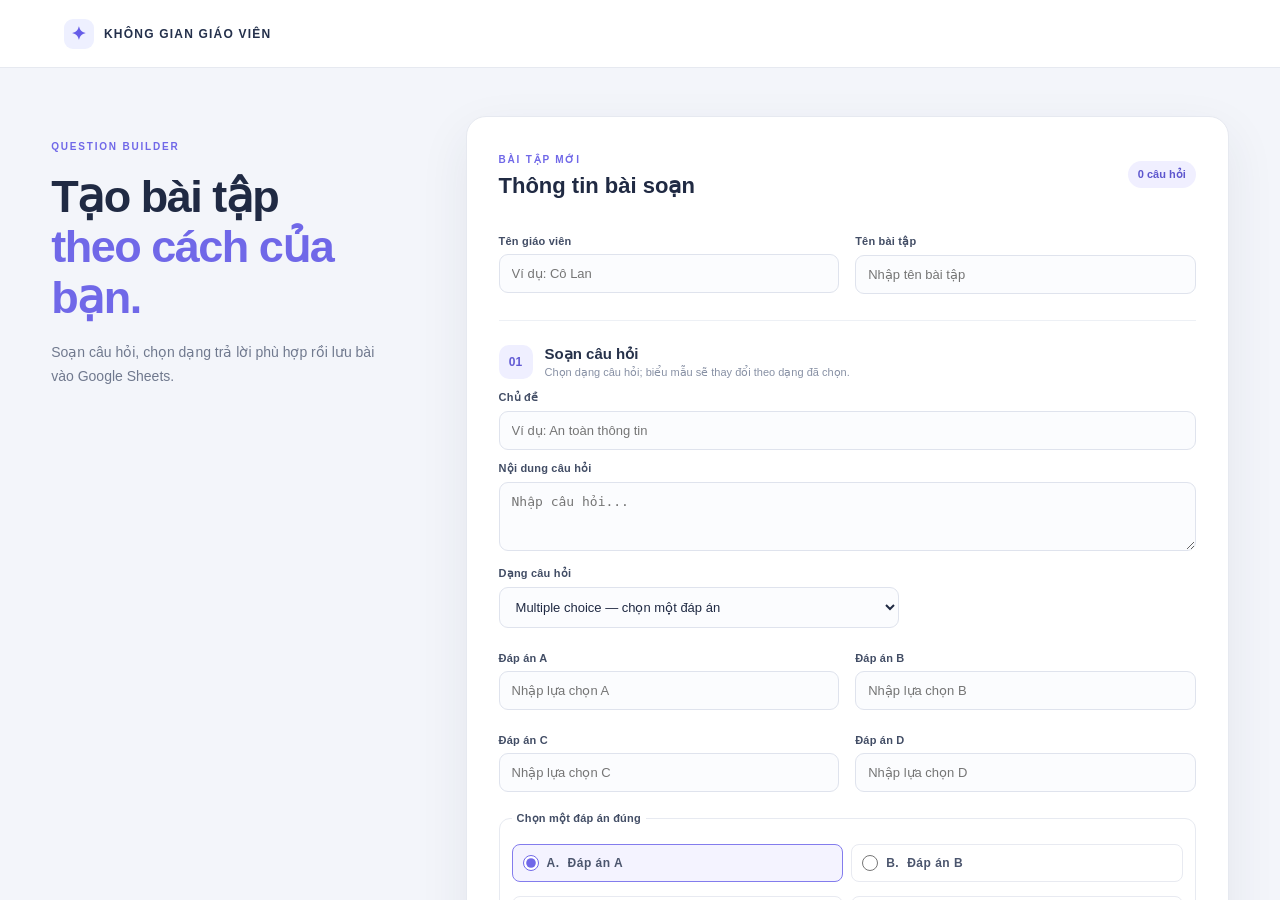
<file: teacher/index.html>
<!DOCTYPE html>
<html lang="vi">

<head>
  <meta charset="UTF-8">
  <meta name="viewport" content="width=device-width, initial-scale=1.0">
  <title>KHÔNG GIAN GIÁO VIÊN - SOẠN BÀI TẬP</title>
  <link rel="stylesheet" href="styles.css">
</head>

<body>
  <div id="app" data-lives="0"></div>
  <svg class="icon-definitions" aria-hidden="true" focusable="false">
    <symbol id="heart-icon" viewBox="0 0 24 24">
      <path fill="currentColor" d="M12 21.35 10.55 20.03C5.4 15.36 2 12.28 2 8.5 2 5.42 4.42 3 7.5 3c1.74 0 3.41.81 4.5 2.09A6 6 0 0 1 16.5 3C19.58 3 22 5.42 22 8.5c0 3.78-3.4 6.86-8.55 11.54L12 21.35Z" />
    </symbol>
  </svg>
  <!-- Nạp ngân hàng câu hỏi trước -->
  <script>
    /* =========================================================
   NGÂN HÀNG CÂU HỎI

   Đổi type để chọn dạng câu hỏi. Các dạng được hỗ trợ:
   multiple-choice, radio, visual-choice, fill-in-blank,
   multiple-select, matching, binary, process-order.
========================================================= */

const quiz = {
  id: "demo-001",
  title: "BÀI HỌC CHỦ ĐỀ 3 PHẦN 1",
  questions: [
    {
      type: "radio",
      category: "Dữ liệu – Thông tin – Kiến thức",
      text: "Câu 1. Tình huống nào sau đây thể hiện đúng quá trình từ dữ liệu → thông tin → kiến thức?",
      options: [
        "Nam nhìn thấy các số 28°C, 30°C, 32°C và cho rằng đây là kiến thức về thời tiết.",
        "Lan ghi lại nhiệt độ trong 3 ngày là 28°C, 30°C, 32°C. Sau khi sắp xếp và nhận thấy nhiệt độ tăng dần, Lan kết luận nhiệt độ đang có xu hướng tăng và quyết định mang theo nước khi ra ngoài.",
        "Minh nhìn thấy số 30°C và cho rằng mọi ngày trong tuần đều có nhiệt độ 30°C.",
        "An nhập các con số vào máy tính nhưng không xem xét hoặc phân tích chúng."
      ],
      correct: 1,
      explain: "Dữ liệu là những sự kiện, con số hoặc thông tin ban đầu chưa được xử lý. Thông tin là dữ liệu đã được tổ chức hoặc xử lý để trở nên có ý nghĩa. Kiến thức là sự hiểu biết được hình thành từ thông tin và có thể áp dụng vào thực tế."
    },
    {
      type: "radio",
      category: "Dữ liệu – Thông tin – Kiến thức khi dùng AI",
      text: "Câu 2. Khi sử dụng AI để tìm hiểu một chủ đề, tình huống nào sau đây thể hiện đúng việc sử dụng dữ liệu, thông tin và kiến thức?",
      options: [
        "Nam nhập câu hỏi vào AI và xem câu trả lời mà không cần quan tâm đến dữ liệu được cung cấp.",
        "Lan cung cấp cho AI dữ liệu về số giờ học của mình, yêu cầu AI phân tích và nhận được thông tin về thời gian học. Sau đó, Lan sử dụng thông tin này để điều chỉnh lịch học.",
        "Minh cho rằng mọi câu trả lời của AI đều là kiến thức chính xác.",
        "An chỉ sử dụng một câu trả lời của AI mà không kiểm tra hoặc suy nghĩ về kết quả."
      ],
      correct: 1,
      explain: "Dữ liệu là thông tin đầu vào được cung cấp cho AI. AI có thể xử lý dữ liệu để tạo ra thông tin hoặc kết quả đầu ra. Con người cần hiểu, đánh giá và áp dụng kết quả để hình thành kiến thức."
    },
    {
      type: "multiple-choice",
      category: "Đánh giá thông tin",
      text: "Câu 3. Khi đánh giá một thông tin trên Internet, yếu tố nào cần được xem xét để biết thông tin đó có đáng sử dụng hay không?",
      options: [
        "Chỉ cần xem thông tin có nhiều hình ảnh đẹp hay không.",
        "Chỉ cần xem thông tin có xuất hiện đầu tiên trong kết quả tìm kiếm hay không.",
        "Xem xét độ chính xác, độ tin cậy, tính hợp lệ và mức độ liên quan của thông tin.",
        "Chọn thông tin có nội dung dài nhất."
      ],
      correct: 2,
      explain: "Khi đánh giá thông tin cần xem xét độ chính xác, độ tin cậy, tính hợp lệ và mức độ liên quan để xác định chất lượng và mức độ phù hợp của thông tin."
    },
    {
      type: "radio",
      category: "Đánh giá kết quả đầu ra của AI",
      text: "Câu 4. AI đưa ra một câu trả lời về một sự kiện lịch sử. Em nên làm gì trước khi sử dụng câu trả lời đó?",
      options: [
        "Sử dụng ngay vì AI luôn đưa ra thông tin chính xác.",
        "Kiểm tra câu trả lời bằng các nguồn thông tin đáng tin cậy khác.",
        "Chọn câu trả lời vì nó được viết rất dài.",
        "Tin vào câu trả lời nếu AI sử dụng nhiều từ chuyên môn."
      ],
      correct: 1,
      explain: "Kết quả do AI tạo ra cần được đánh giá và kiểm tra trước khi sử dụng. AI có thể tạo ra thông tin không chính xác hoặc chưa đầy đủ, vì vậy cần đối chiếu với các nguồn đáng tin cậy."
    },
    {
      type: "radio",
      category: "Quan điểm",
      text: "Câu 5. Tình huống nào sau đây thể hiện một quan điểm?",
      options: [
        "Nước sôi ở nhiệt độ 100°C trong điều kiện áp suất khí quyển tiêu chuẩn.",
        "Trường học bắt đầu tiết học lúc 7 giờ sáng.",
        "Minh nói: “Theo em, học bằng máy tính thú vị hơn học bằng sách.”",
        "Một tuần có 7 ngày."
      ],
      correct: 2,
      explain: "Quan điểm là cách một người suy nghĩ, cảm nhận hoặc đánh giá về một vấn đề. Quan điểm có thể khác nhau giữa những người khác nhau."
    },
    {
      type: "radio",
      category: "Thiên kiến",
      text: "Câu 6. Theo em, tình huống nào sau đây thể hiện thiên kiến (Bias)?",
      options: [
        "Nam tìm hiểu về một chiếc điện thoại từ nhiều nguồn trước khi đưa ra nhận xét.",
        "Lan nhìn thấy một bạn học sinh mặc quần áo cũ và nghĩ: “Bạn ấy chắc học không giỏi.”",
        "Minh tìm hiểu hai sản phẩm, sau đó so sánh giá, tính năng và ưu điểm của từng sản phẩm.",
        "An đọc nhiều ý kiến khác nhau về một vấn đề và kiểm tra nguồn thông tin trước khi đưa ra kết luận."
      ],
      correct: 1,
      explain: "Thiên kiến (Bias) là xu hướng đưa ra nhận xét hoặc đánh giá theo một hướng nhất định dựa trên định kiến, sở thích hoặc giả định, thay vì xem xét thông tin một cách khách quan và đầy đủ."
    },
    {
      type: "radio",
      category: "Thiên kiến trong kết quả AI",
      text: "Câu 7. AI được yêu cầu mô tả một nghề nghiệp và trả lời: “Nghề này chỉ phù hợp với nam giới.” Em nên nhận xét như thế nào?",
      options: [
        "Đây chắc chắn là sự thật vì AI đã trả lời.",
        "Đây có thể là một biểu hiện của thiên kiến vì AI đưa ra nhận xét dựa trên giới tính.",
        "Đây là thông tin chính xác vì câu trả lời rất ngắn gọn.",
        "Không cần kiểm tra vì AI không thể có thiên kiến."
      ],
      correct: 1,
      explain: "Kết quả của AI có thể chứa thiên kiến. Nhận xét rằng một nghề chỉ phù hợp với nam giới dựa trên giới tính có thể là một dạng đánh giá thiên lệch."
    },
    {
      type: "radio",
      category: "Nguồn thông tin",
      text: "Câu 8. Nguồn thông tin là gì?",
      options: [
        "Nơi hoặc tài liệu cung cấp thông tin mà người sử dụng có thể tham khảo.",
        "Một chương trình chỉ dùng để chơi trò chơi.",
        "Một thiết bị chỉ dùng để lưu trữ hình ảnh.",
        "Một câu trả lời mà không cần biết thông tin đến từ đâu."
      ],
      correct: 0,
      explain: "Nguồn thông tin (Information Source) là nơi, người, tài liệu hoặc phương tiện cung cấp thông tin. Nguồn giúp người sử dụng đánh giá độ tin cậy và chất lượng của thông tin."
    },
    {
      type: "radio",
      category: "Giới hạn độ tuổi đối với nội dung kỹ thuật số",
      text: "Câu 9. Một trang web hiển thị nội dung dành cho người dùng từ 13 tuổi trở lên. Nếu một học sinh chưa đủ 13 tuổi muốn truy cập, em nên làm gì?",
      options: [
        "Khai sai tuổi để được truy cập.",
        "Sử dụng tài khoản của người khác.",
        "Tôn trọng giới hạn độ tuổi và hỏi cha mẹ, giáo viên hoặc người lớn đáng tin cậy khi cần.",
        "Chia sẻ đường dẫn cho các bạn nhỏ hơn để cùng truy cập."
      ],
      correct: 2,
      explain: "Một số nội dung và dịch vụ kỹ thuật số có giới hạn độ tuổi để phù hợp với người sử dụng. Người dùng cần tôn trọng yêu cầu về độ tuổi và không nên khai sai thông tin để vượt qua giới hạn."
    },
    {
      type: "radio",
      category: "So sánh kết quả AI với các nguồn thông tin khác",
      text: "Câu 10. AI cho Minh một câu trả lời về một chủ đề khoa học. Minh tìm thấy một thông tin khác trong sách giáo khoa nhưng hai thông tin không giống nhau. Minh nên làm gì?",
      options: [
        "Chọn câu trả lời của AI vì AI có công nghệ hiện đại.",
        "Chọn thông tin trong sách mà không cần kiểm tra.",
        "So sánh hai nguồn, kiểm tra nguồn gốc và tìm thêm nguồn đáng tin cậy để xác định thông tin phù hợp.",
        "Chọn câu trả lời dài hơn."
      ],
      correct: 2,
      explain: "Khi các nguồn thông tin đưa ra kết quả khác nhau, cần so sánh, kiểm tra nguồn gốc và bằng chứng, đồng thời có thể tìm thêm nguồn đáng tin cậy trước khi đưa ra kết luận."
    }
  ]
};
  </script>
  <!-- Nạp logic xử lý ứng dụng -->
  <script src="script.js"></script>

</body>

</html>
</file>
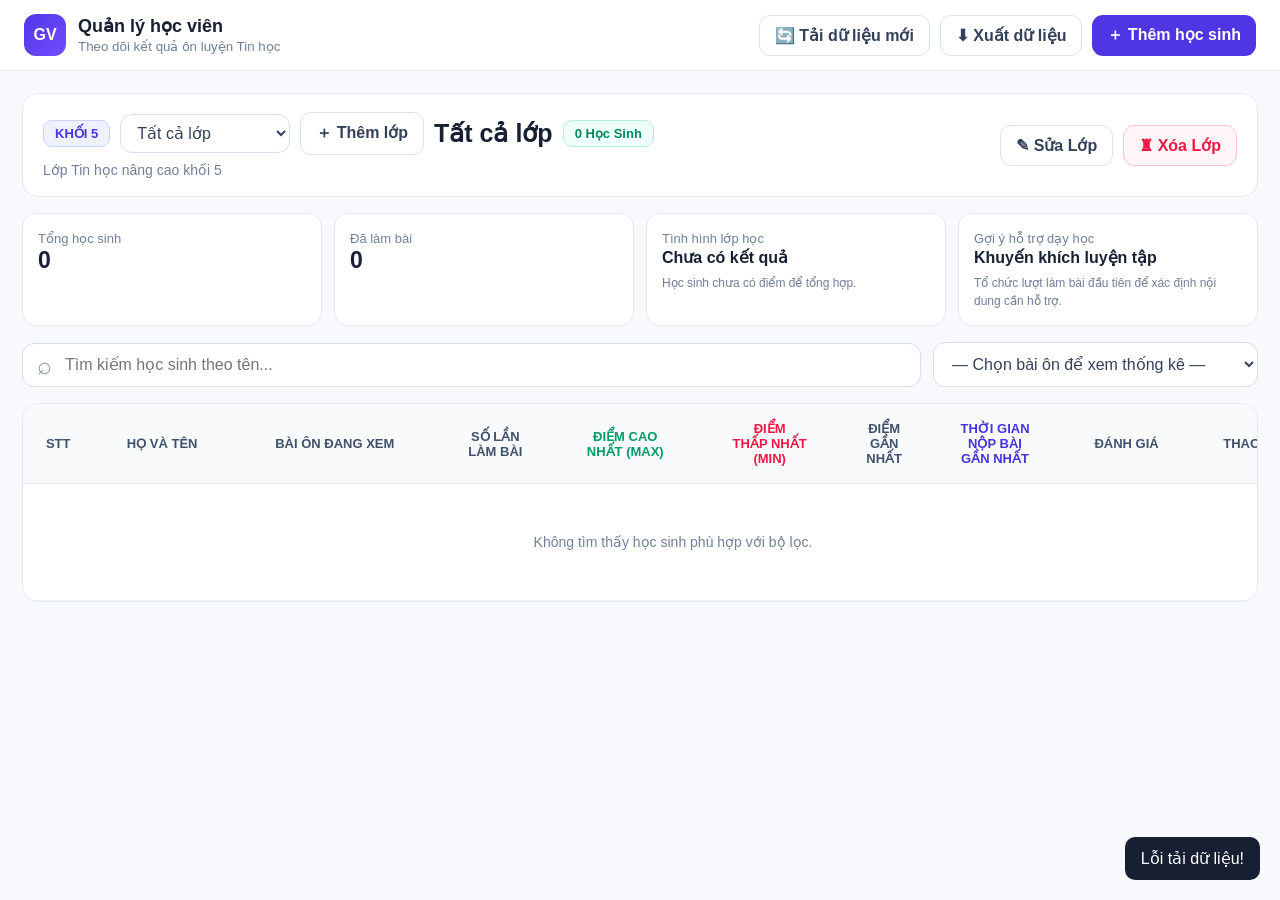
<file: preview.html>
<!DOCTYPE html>
<html lang="vi">
<head>
<meta charset="UTF-8">
<meta name="viewport" content="width=device-width, initial-scale=1.0">
<title>Quản lý học viên - Kết quả làm bài</title>
<style>
*{box-sizing:border-box}
:root{
  --primary:#4f36e5;--primary2:#6d4aff;--text:#172033;--muted:#71809a;
  --line:#e4e9f1;--bg:#f7f9fc;--green:#009b68;--red:#ef1745;
}
body{margin:0;font-family:Inter,Segoe UI,Arial,sans-serif;background:var(--bg);color:var(--text)}
button,input,select{font:inherit}
button{cursor:pointer}
.app{min-height:100vh}
.topbar{background:#fff;border-bottom:1px solid var(--line);padding:14px 24px;display:flex;align-items:center;justify-content:space-between;gap:16px;position:sticky;top:0;z-index:10}
.brand{display:flex;align-items:center;gap:12px}.logo{width:42px;height:42px;border-radius:12px;background:linear-gradient(135deg,#5038e8,#714dff);color:#fff;display:grid;place-items:center;font-weight:800}
.brand h1{font-size:18px;margin:0}.brand small{color:var(--muted)}
.actions{display:flex;gap:10px;flex-wrap:wrap}
.btn{border:0;border-radius:11px;padding:10px 15px;font-weight:700;background:#fff;color:#33405a}
.btn.primary{background:var(--primary);color:#fff}.btn.outline{border:1px solid #dce2ed}.btn.danger{border:1px solid #ffc5d0;color:var(--red);background:#fff5f7}
.container{max-width:1450px;margin:auto;padding:22px}
.class-head{background:#fff;border:1px solid var(--line);border-radius:16px;padding:18px 20px;margin-bottom:16px;display:flex;justify-content:space-between;align-items:center;gap:20px}
.title-row{display:flex;align-items:center;gap:10px;flex-wrap:wrap}.title-row h2{margin:0;font-size:25px}.title-row select{min-width:170px;padding:9px 30px 9px 12px}
.badge{padding:5px 11px;border-radius:9px;font-weight:700;font-size:13px}.grade{background:#eef1ff;color:#4435df;border:1px solid #cbd2ff}.count{background:#edfff8;color:#00885d;border:1px solid #b5efd9}
.sub{margin:7px 0 0;color:var(--muted);font-size:14px}
.stats{display:grid;grid-template-columns:repeat(4,1fr);gap:12px;margin-bottom:16px}
.stat{background:#fff;border:1px solid var(--line);border-radius:14px;padding:15px}.stat .n{font-size:23px;font-weight:800}.stat .n.insight{font-size:16px;line-height:1.4}.stat span{font-size:13px;color:var(--muted)}.stat .note{display:block;margin-top:6px;font-size:12px;line-height:1.45;color:var(--muted)}
.toolbar{display:flex;gap:12px;align-items:center;margin-bottom:16px;flex-wrap:wrap}
.search{flex:1;min-width:240px;position:relative}.search input{width:100%;padding:12px 15px 12px 42px;border:1px solid #d6deeb;border-radius:12px;outline:none;background:#fff}.search:before{content:"⌕";position:absolute;left:15px;top:8px;font-size:25px;color:#8a98ad;z-index:1}
select{padding:12px 35px 12px 14px;border:1px solid #d6deeb;border-radius:12px;background:#fff;color:#33405a;min-width:220px;outline:none}
.table-wrap{background:#fff;border:1px solid var(--line);border-radius:16px;overflow:auto}
table{width:100%;border-collapse:collapse;min-width:1300px}
thead th{background:#f8fafc;border-bottom:1px solid var(--line);padding:17px 12px;text-align:center;font-size:13px;color:#41516c}
tbody td{padding:17px 12px;border-bottom:1px solid #edf0f5;text-align:center;font-size:14px}
tbody tr:hover{background:#fbfcff}
td.name{text-align:left;font-weight:750;font-size:16px}.muted{color:#9aa7ba;font-style:italic}.green{color:var(--green);font-weight:800}.red{color:var(--red);font-weight:800}.purple{color:#4435df;font-weight:800}
.rating{display:inline-block;padding:6px 9px;border-radius:9px;font-size:12px;font-weight:750;line-height:1.4;min-width:120px}
.rating.good{background:#e9fbf3;color:#007a52}.rating.average{background:#fff7df;color:#8a6100}.rating.support{background:#fff0f2;color:#c32646}.rating.pending{background:#f1f4f8;color:#71809a}
.action{border:0;background:none;font-size:19px;margin:0 3px;padding:5px}.edit{color:#4d3cff}.view{color:#51627c}.del{color:#ff1748}
.empty{padding:50px;text-align:center;color:var(--muted)}
.modal{position:fixed;inset:0;background:rgba(15,24,45,.48);display:none;align-items:center;justify-content:center;padding:18px;z-index:20}.modal.show{display:flex}
.dialog{background:#fff;border-radius:18px;width:min(720px,100%);max-height:90vh;overflow:auto;box-shadow:0 25px 80px rgba(0,0,0,.2)}
.dialog-head{padding:18px 20px;border-bottom:1px solid var(--line);display:flex;justify-content:space-between;align-items:center}.dialog-head h3{margin:0}
.close{border:0;background:#f2f4f8;width:34px;height:34px;border-radius:50%;font-size:20px}
.form{padding:20px;display:grid;grid-template-columns:1fr 1fr;gap:14px}.field.full{grid-column:1/-1}.field label{display:block;font-size:13px;font-weight:700;margin-bottom:7px;color:#4b5a72}.field input,.field select{width:100%;min-width:0}
.dialog-foot{padding:15px 20px;border-top:1px solid var(--line);display:flex;justify-content:flex-end;gap:10px}
.detail{padding:20px}.profile{display:grid;grid-template-columns:repeat(4,1fr);gap:10px;margin-bottom:18px}.mini{padding:13px;border:1px solid var(--line);border-radius:12px;background:#fafbfe}.mini b{display:block;font-size:20px}.mini span{font-size:12px;color:var(--muted)}
.history{width:100%;border-collapse:collapse;min-width:0}.history th,.history td{padding:10px;border:1px solid var(--line);text-align:center}.history th{background:#f6f8fb;font-size:12px}
.toast{position:fixed;right:20px;bottom:20px;background:#172033;color:#fff;padding:12px 16px;border-radius:10px;display:none;z-index:50}.toast.show{display:block}
@media(max-width:800px){.topbar{align-items:flex-start;flex-direction:column}.class-head{align-items:flex-start;flex-direction:column}.stats{grid-template-columns:1fr 1fr}.form,.profile{grid-template-columns:1fr}.field.full{grid-column:auto}}
</style>
</head>
<body>
<div class="app">
<header class="topbar">
  <div class="brand"><div class="logo">GV</div><div><h1>Quản lý học viên</h1><small>Theo dõi kết quả ôn luyện Tin học</small></div></div>
  <div class="actions">
    <button class="btn outline" onclick="fetchFromCloud()">🔄 Tải dữ liệu mới</button>
    <button class="btn outline" onclick="exportData()">⬇ Xuất dữ liệu</button>
    <button class="btn primary" onclick="openStudentModal()">＋ Thêm học sinh</button>
  </div>
</header>

<main class="container">
  <section class="class-head">
    <div>
      <div class="title-row"><span class="badge grade">KHỐI 5</span><select id="classFilter" aria-label="Lọc theo lớp" onchange="render()"><option value="">Tất cả lớp</option></select><button class="btn outline" type="button" onclick="addClass()">＋ Thêm lớp</button><h2 id="classTitle">Lớp Năm 1</h2><span class="badge count" id="studentCount">0 Học Sinh</span></div>
      <p class="sub">Lớp Tin học nâng cao khối 5</p>
    </div>
    <div class="actions">
      <button class="btn outline" onclick="openClassModal()">✎ Sửa Lớp</button>
      <button class="btn danger" onclick="deleteClass()">♜ Xóa Lớp</button>
    </div>
  </section>

  <section class="stats">
    <div class="stat"><span>Tổng học sinh</span><div class="n" id="statStudents">0</div></div>
    <div class="stat"><span>Đã làm bài</span><div class="n" id="statDone">0</div></div>
    <div class="stat"><span>Tình hình lớp học</span><div class="n insight" id="statSituation">Chưa có kết quả</div><small class="note" id="statSituationDetail">Học sinh chưa có điểm để tổng hợp.</small></div>
    <div class="stat"><span>Gợi ý hỗ trợ dạy học</span><div class="n insight" id="statAdvice">Chưa có dữ liệu</div><small class="note" id="statAdviceDetail">Kết quả sẽ gợi ý cách hỗ trợ phù hợp cho lớp.</small></div>
  </section>

  <div class="toolbar">
    <div class="search"><input id="search" placeholder="Tìm kiếm học sinh theo tên..." oninput="render()"></div>
    <select id="examFilter" onchange="render()"><option value="">— Chọn bài ôn để xem thống kê —</option></select>
  </div>

  <div class="table-wrap">
    <table>
      <thead><tr>
        <th>STT</th><th>HỌ VÀ TÊN</th><th>BÀI ÔN ĐANG XEM</th><th>SỐ LẦN<br>LÀM BÀI</th>
        <th><span class="green">ĐIỂM CAO<br>NHẤT (MAX)</span></th><th><span class="red">ĐIỂM<br>THẤP NHẤT<br>(MIN)</span></th>
        <th>ĐIỂM<br>GẦN<br>NHẤT</th><th><span class="purple">THỜI GIAN<br>NỘP BÀI<br>GẦN NHẤT</span></th><th>ĐÁNH GIÁ</th><th>THAO TÁC</th>
      </tr></thead>
      <tbody id="studentTable"></tbody>
    </table>
  </div>
</main>
</div>

<div class="modal" id="studentModal">
 <div class="dialog">
  <div class="dialog-head"><h3 id="studentModalTitle">Thêm học sinh</h3><button class="close" onclick="closeModal('studentModal')">×</button></div>
  <div class="form">
   <div class="field"><label>Họ và tên</label><input id="fName" placeholder="Nguyễn Văn An"></div>
   <div class="field"><label>Giới tính</label><select id="fGender"><option>Nam</option><option>Nữ</option><option>Khác</option></select></div>
   <div class="field"><label>Lớp</label><input id="fClass" value="Lớp Năm 1"></div>
   <div class="field"><label>Khối</label><input id="fGrade" type="number" value="5"></div>
  </div>
  <div class="dialog-foot"><button class="btn outline" onclick="closeModal('studentModal')">Hủy</button><button class="btn primary" onclick="saveStudent()">Lưu học sinh</button></div>
 </div>
</div>

<div class="modal" id="classModal">
 <div class="dialog">
  <div class="dialog-head"><h3>Sửa thông tin lớp</h3><button class="close" onclick="closeModal('classModal')">×</button></div>
  <div class="form"><div class="field full"><label>Tên lớp</label><input id="classNameInput"></div><div class="field full"><label>Mô tả</label><input id="classDescInput"></div></div>
  <div class="dialog-foot"><button class="btn outline" onclick="closeModal('classModal')">Hủy</button><button class="btn primary" onclick="saveClass()">Lưu</button></div>
 </div>
</div>

<div class="modal" id="detailModal">
 <div class="dialog">
  <div class="dialog-head"><h3 id="detailTitle">Chi tiết học viên</h3><button class="close" onclick="closeModal('detailModal')">×</button></div>
  <div class="detail" id="detailBody"></div>
 </div>
</div>
<div class="toast" id="toast"></div>

<script>
// DÁN LINK GOOGLE WEB APP VÀO ĐÂY SAU KHI TẠO XONG
const SCRIPT_URL = "https://script.google.com/macros/s/AKfycbxzEgOwFhQxaXCZCvIR6BsHLyg3rUpTFu-ahjmkTXD97DoW1039ocw3Yep31lcC7WS-/exec";

const KEY='tinHocStudentData_v1';
const DELETED_KEY='tinHocDeletedStudents_v1';
const CLASSES_KEY='tinHocClasses_v1';
let deletedStudents=JSON.parse(localStorage.getItem(DELETED_KEY)||'[]');
let cloudClasses=[];
let editId=null;

const seed={
  version:'1.0',
  classInfo:{name:'Lớp Năm 1',grade:5,description:'Lớp Tin học nâng cao khối 5'},
  students:[]
};

let db=JSON.parse(localStorage.getItem(KEY)||'null')||seed;

function save(){localStorage.setItem(KEY,JSON.stringify(db));}
function studentKey(name,className){return JSON.stringify([String(name||'').trim().toLowerCase(),String(className||'').trim().toLowerCase()]);}
function esc(v){return String(v??'').replace(/[&<>"']/g,m=>({'&':'&amp;','<':'&lt;','>':'&gt;','"':'&quot;',"'":'&#039;'}[m]));}
function fmtDate(s){if(!s)return '-';const d=new Date(s);return isNaN(d)?s:d.toLocaleString('vi-VN',{hour:'2-digit',minute:'2-digit',day:'2-digit',month:'2-digit',year:'numeric'});}
function fmtScore(value){const score=Number(value);return Number.isFinite(score)?score.toFixed(1):'-';}
function examsOf(s){return s.exams||[]}
function allExamNames(){return [...new Set(db.students.flatMap(s=>examsOf(s).map(e=>e.examTitle)).filter(Boolean))]}
function allClassNames(){
  if(cloudClasses.length)return [...new Set(cloudClasses.filter(Boolean))];
  const savedClasses=JSON.parse(localStorage.getItem(CLASSES_KEY)||'[]');
  return [...new Set([db.classInfo.name,...savedClasses,...db.students.map(s=>s.className)].filter(Boolean))];
}
function normalizeHeader(value){
  return String(value||'').normalize('NFD').replace(/[\u0300-\u036f]/g,'').replace(/đ/g,'d').replace(/Đ/g,'D').toLowerCase().replace(/[^a-z0-9]/g,'');
}
function findSheetHeader(rows){
  const nameHeaders=new Set(['hovaten','hoten','tenhocsinh','hovatenhocsinh','tenhocvien','hocvien','hotenhocsinh','hocsinh','studentname']);
  for(let i=0;i<Math.min(rows?.length||0,10);i++){
    const row=Array.isArray(rows[i])?rows[i]:[];
    const indexes={};
    row.forEach((cell,index)=>{
      const key=normalizeHeader(cell);
      if(nameHeaders.has(key))indexes.name=index;
      if(['thoigiannop','thoigiannopbai','thoigian','ngaynop','timestamp'].includes(key))indexes.time=index;
      if(['lop','tenlop','class','classname'].includes(key))indexes.className=index;
      if(['gioitinh','gender'].includes(key))indexes.gender=index;
      if(['tenbaithi','tenbaion','tenbai','baithi','examtitle'].includes(key))indexes.exam=index;
      if(['diemso','diem','score'].includes(key))indexes.score=index;
      if(['socaudung','correctanswers'].includes(key))indexes.correct=index;
      if(['socausai','wronganswers'].includes(key))indexes.wrong=index;
    });
    if(indexes.name!==undefined)return {rowIndex:i,indexes};
  }
  return null;
}
function hasClassDataRows(rows){
  return Array.isArray(rows)&&rows.slice(1,11).some(row=>Array.isArray(row)&&row.length>=5&&String(row[1]||'').trim());
}
function isClassSheet(sheetName,rows){
  const normalizedName=normalizeHeader(sheetName);
  if(normalizedName.includes('tatcads')||normalizedName.includes('tatcadulieu'))return false;
  return Boolean(findSheetHeader(rows)||hasClassDataRows(rows));
}
function uniqueStudentsByName(students){
  const seen=new Set();
  return students.filter(s=>{
    const name=String(s.fullName||'').trim().toLowerCase();
    const className=String(s.className||'').trim().toLowerCase();
    const key=JSON.stringify([className,name]);
    if(!name||seen.has(key))return false;
    seen.add(key);
    return true;
  });
}

function statsFor(s,filter=''){
  const ex=examsOf(s).filter(e=>!filter||e.examTitle===filter);
  const attempts=ex.flatMap(e=>e.attempts||[]).sort((a,b)=>new Date(a.submittedAt)-new Date(b.submittedAt));
  if(!attempts.length)return {ex,attempts,count:0,max:null,min:null,latest:null,latestAt:null,latestExam:null};
  const scores=attempts.map(a=>Number(a.score)||0);
  const last=attempts[attempts.length-1];
  return {ex,attempts,count:attempts.length,max:Math.max(...scores),min:Math.min(...scores),latest:last.score,latestAt:last.submittedAt,latestExam:last.examTitle};
}

function evaluateStudent(stats){
  if(!stats.count)return {className:'pending',text:'Chưa làm bài'};

  const latest=Number(stats.latest)||0;
  const first=Number(stats.attempts[0].score)||0;
  const level=latest>=8?'Tốt':latest>=6?'Khá':latest>=5?'Đạt':'Cần hỗ trợ';
  let progress;
  if(stats.count===1) progress='1 lần làm';
  else if(latest>first) progress=`Tiến bộ · ${stats.count} lần`;
  else if(latest<first) progress=`Giảm điểm · ${stats.count} lần`;
  else progress=`Ổn định · ${stats.count} lần`;

  const className=latest>=6?'good':latest>=5?'average':'support';
  return {className,text:`${level}<br>${progress}`};
}

function render(){
  const q=document.getElementById('search').value.toLowerCase().trim();
  const examFilter=document.getElementById('examFilter').value;
  const classFilter=document.getElementById('classFilter').value;
  const normalizeClass=value=>String(value||'').trim().toLocaleLowerCase('vi');
  const rows=db.students.filter(s=>(!classFilter||normalizeClass(s.className)===normalizeClass(classFilter))&&String(s.fullName||'').toLowerCase().includes(q));
  const uniqueRows=uniqueStudentsByName(rows).sort((a,b)=>{
    const parts=name=>String(name||'').trim().split(/\s+/).filter(Boolean);
    const aParts=parts(a.fullName), bParts=parts(b.fullName);
    const aGiven=aParts.pop()||'', bGiven=bParts.pop()||'';
    const aSurname=aParts.shift()||'', bSurname=bParts.shift()||'';
    const aMiddle=aParts.join(' '), bMiddle=bParts.join(' ');
    return aGiven.localeCompare(bGiven,'vi') ||
      aMiddle.localeCompare(bMiddle,'vi') ||
      aSurname.localeCompare(bSurname,'vi');
  });
  document.getElementById('classTitle').textContent=classFilter||'Tất cả lớp';
  document.getElementById('studentCount').textContent=`${uniqueRows.length} Học Sinh`;
  document.getElementById('statStudents').textContent=uniqueRows.length;

  const tbody=document.getElementById('studentTable');
  const levels={good:0, fairly:0, pass:0, support:0};
  uniqueRows.forEach(s=>{
    const x=statsFor(s,examFilter);
    if(!x.count)return;
    const score=Number(x.latest)||0;
    if(score>=8)levels.good++;
    else if(score>=6)levels.fairly++;
    else if(score>=5)levels.pass++;
    else levels.support++;
  });
  const done=Object.values(levels).reduce((sum,count)=>sum+count,0);
  document.getElementById('statDone').textContent=done;

  const situation=document.getElementById('statSituation');
  const situationDetail=document.getElementById('statSituationDetail');
  const advice=document.getElementById('statAdvice');
  const adviceDetail=document.getElementById('statAdviceDetail');
  if(!done){
    situation.textContent='Chưa có kết quả';
    situationDetail.textContent='Học sinh chưa có điểm để tổng hợp.';
    advice.textContent='Khuyến khích luyện tập';
    adviceDetail.textContent='Tổ chức lượt làm bài đầu tiên để xác định nội dung cần hỗ trợ.';
  }else{
    const supportRate=levels.support/done;
    const strongRate=levels.good/done;
    situation.textContent=supportRate>=0.3?'Cần củng cố':strongRate>=0.6?'Tiến độ tốt':'Kết quả phân hóa';
    situationDetail.textContent=`Tốt ${levels.good} · Khá ${levels.fairly} · Đạt ${levels.pass} · Cần hỗ trợ ${levels.support}`;

    if(supportRate>=0.3){
      advice.textContent='Ôn tập nhóm nhỏ';
      adviceDetail.textContent=`Ưu tiên củng cố kiến thức nền cho ${levels.support} học sinh dưới 5 điểm; kiểm tra lại sau khi ôn.`;
    }else if(strongRate>=0.6){
      advice.textContent='Mở rộng thử thách';
      adviceDetail.textContent='Giao bài vận dụng cho nhóm đã vững, đồng thời duy trì hỗ trợ cho các em còn cần củng cố.';
    }else{
      advice.textContent='Dạy học phân hóa';
      adviceDetail.textContent=`Củng cố theo nhóm cho ${levels.support+levels.pass} em cần hỗ trợ/đạt; giao nhiệm vụ nâng cao cho nhóm khá, tốt.`;
    }
  }

  if(!uniqueRows.length){tbody.innerHTML='<tr><td colspan="10" class="empty">Không tìm thấy học sinh phù hợp với bộ lọc.</td></tr>';return}
  tbody.innerHTML=uniqueRows.map((s,i)=>{
    const x=statsFor(s,examFilter);
    const rating=evaluateStudent(x);
    return `<tr>
      <td>${i+1}</td><td class="name">${esc(s.fullName)}</td>
      <td>${esc(examFilter||x.latestExam||'–')}</td>
      <td>${x.count}</td><td class="green">${x.max===null?'–':fmtScore(x.max)}</td><td class="red">${x.min===null?'–':fmtScore(x.min)}</td>
      <td class="purple">${x.latest===null?'–':fmtScore(x.latest)}</td><td>${x.latestAt?fmtDate(x.latestAt):'–'}</td>
      <td><span class="rating ${rating.className}">${rating.text}</span></td>
      <td>
        <button class="action edit" title="Sửa" onclick="editStudent('${s.studentId}')">♢</button>
        <button class="action view" title="Xem chi tiết" onclick="viewStudent('${s.studentId}')">♧</button>
        <button class="action del" title="Xóa" onclick="deleteStudent('${s.studentId}')">♜</button>
      </td>
    </tr>`
  }).join('');
}

function renderFilter(){
  const el=document.getElementById('examFilter'), old=el.value;
  const names=allExamNames();
  el.innerHTML='<option value="">— Chọn bài ôn để xem thống kê —</option>'+names.map(x=>`<option value="${esc(x)}">${esc(x)}</option>`).join('');
  el.value=names.includes(old)?old:'';
}

function renderClassFilter(){
  const el=document.getElementById('classFilter'), old=el.value;
  const classes=allClassNames();
  el.innerHTML='<option value="">Tất cả lớp</option>'+classes.map(x=>`<option value="${esc(x)}">${esc(x)}</option>`).join('');
  el.value=classes.includes(old)?old:'';
}

function addClass(){
  const className=prompt('Nhập tên lớp mới:');
  if(!className||!className.trim())return;
  const name=className.trim();
  const classes=JSON.parse(localStorage.getItem(CLASSES_KEY)||'[]');
  if(classes.some(x=>x.trim().toLowerCase()===name.toLowerCase())){
    toast('Lớp này đã có trong danh sách');
    return;
  }
  classes.push(name);
  localStorage.setItem(CLASSES_KEY,JSON.stringify(classes));
  refresh();
  document.getElementById('classFilter').value=name;
  render();
  toast('Đã thêm lớp');
}

function refresh(){renderFilter();renderClassFilter();render()}

async function fetchFromCloud(){
  if(!SCRIPT_URL || SCRIPT_URL.includes("DÁN_LINK")) {
    toast("Chưa cấu hình URL Google Script!");
    return;
  }
  toast("Đang tải dữ liệu từ Cloud...");
  cloudClasses=[];
  try {
    const response=await fetch(SCRIPT_URL,{cache:'no-store'});
    const payload=await response.json();
    let records=[];

    // Google Apps Script trả danh sách tên sheet khi không truyền className.
    if(Array.isArray(payload) && (!payload.length || typeof payload[0]==='string')){
      const sheetNames=[...new Set(payload
        .filter(name=>typeof name==='string' && name.trim())
        .map(name=>name.trim()))];
      // Hiển thị mọi tên sheet, kể cả sheet chưa có dữ liệu/tiêu đề chuẩn.
      cloudClasses=sheetNames;
      const sheetResults=await Promise.all(sheetNames.map(async sheetName=>{
        try{
          const url=`${SCRIPT_URL}?className=${encodeURIComponent(sheetName)}`;
          const sheetResponse=await fetch(url,{cache:'no-store'});
          const sheetRows=await sheetResponse.json();
          if(!isClassSheet(sheetName,sheetRows))return null;
          const header=findSheetHeader(sheetRows)||{rowIndex:0,indexes:{}};
          return {sheetName,rows:sheetRows.slice(header.rowIndex+1),indexes:header.indexes};
        }catch(error){
          console.error(`Không thể tải sheet lớp ${sheetName}:`,error);
          return null;
        }
      }));

      const classSheets=sheetResults.filter(Boolean);
      records=classSheets.flatMap(sheet=>sheet.rows.map(row=>({row,fallbackClass:sheet.sheetName,indexes:sheet.indexes})));
    }else if(Array.isArray(payload)){
      // Tương thích với API cũ trả trực tiếp một bảng dữ liệu.
      const header=findSheetHeader(payload)|| (hasClassDataRows(payload)?{rowIndex:0,indexes:{}}:null);
      if(header)records=payload.slice(header.rowIndex+1).map(row=>({row,fallbackClass:'',indexes:header.indexes}));
    }

    // API cũ có thể trả dữ liệu gộp thay vì danh sách tên sheet.
    if(!cloudClasses.length){
      cloudClasses=[...new Set(records.map(({row,indexes={}})=>{
        const values=Array.isArray(row)?row:[];
        return indexes.className===undefined?values[2]:values[indexes.className];
      }).map(name=>String(name||'').trim()).filter(Boolean))];
    }

    let studentMap={};
    records.forEach(({row,fallbackClass,indexes={}},i)=>{
      const values=Array.isArray(row)?row:[];
      const value=(key,position)=>indexes[key]===undefined?values[position]:values[indexes[key]];
      const time=value('time',0), name=value('name',1), className=value('className',2);
      const gender=value('gender',3), examTitle=value('exam',4), score=value('score',5);
      const correct=value('correct',6), wrong=value('wrong',7);
      if(!String(name||'').trim())return;

      const studentClass=fallbackClass||className||'Lớp Năm 1';
      const normalizedKey=studentKey(name,studentClass);
      if(deletedStudents.includes(normalizedKey))return;
      if(!studentMap[normalizedKey]){
        studentMap[normalizedKey]={
          studentId:'HS'+String(i+1).padStart(4,'0'),
          fullName:name,
          className:studentClass,
          grade:5,
          gender:gender||'Nam',
          exams:[]
        };
      }

      let student=studentMap[normalizedKey];
      let exam=student.exams.find(item=>item.examTitle===examTitle);
      if(!exam){
        exam={examTitle:examTitle,attempts:[]};
        student.exams.push(exam);
      }
      exam.attempts.push({
        attemptNumber:exam.attempts.length+1,
        examTitle:examTitle,
        score:Number(score),
        correctAnswers:correct,
        wrongAnswers:wrong,
        submittedAt:time
      });
    });

    db.students=Object.values(studentMap);
    save();
    refresh();
    toast("Đã đồng bộ " + db.students.length + " học sinh!");
  }catch(err){
    console.error(err);
    toast("Lỗi tải dữ liệu!");
  }
}

function openStudentModal(id=null){
  editId=id;
  document.getElementById('studentModalTitle').textContent=id?'Sửa học sinh':'Thêm học sinh';
  if(id){const s=db.students.find(x=>x.studentId===id);fName.value=s.fullName;fGender.value=s.gender;fClass.value=s.className;fGrade.value=s.grade}
  else {fName.value='';fGender.value='Nam';fClass.value=db.classInfo.name;fGrade.value=db.classInfo.grade}
  document.getElementById('studentModal').classList.add('show');
}

function saveStudent(){
  const name=fName.value.trim(); if(!name){alert('Vui lòng nhập họ tên.');return}
  if(editId){const s=db.students.find(x=>x.studentId===editId);Object.assign(s,{fullName:name,gender:fGender.value,className:fClass.value.trim(),grade:Number(fGrade.value)||5})}
  else db.students.push({studentId:'HS'+String(Date.now()).slice(-6),fullName:name,className:fClass.value.trim()||db.classInfo.name,grade:Number(fGrade.value)||5,gender:fGender.value,exams:[]});
  save();closeModal('studentModal');refresh();toast(editId?'Đã cập nhật học sinh':'Đã thêm học sinh');
}

function editStudent(id){openStudentModal(id)}
function deleteStudent(id){
  const s=db.students.find(x=>x.studentId===id);if(!s)return;
  if(confirm(`Xóa học sinh "${s.fullName}" và toàn bộ kết quả của em khỏi Google Sheet?`)){
    const key=studentKey(s.fullName,s.className);
    if(!deletedStudents.includes(key)) deletedStudents.push(key);
    localStorage.setItem(DELETED_KEY,JSON.stringify(deletedStudents));

    fetch(SCRIPT_URL,{
      method:'POST',
      mode:'no-cors',
      headers:{'Content-Type':'text/plain;charset=utf-8'},
      body:JSON.stringify({action:'deleteStudent',fullName:s.fullName,className:s.className})
    }).catch(err=>console.error('Không gửi được yêu cầu xóa lên Google Sheet:',err));

    db.students=db.students.filter(x=>x.studentId!==id);
    save();refresh();toast('Đã gửi yêu cầu xóa khỏi Google Sheet');
  }
}

function viewStudent(id){
  const s=db.students.find(x=>x.studentId===id);if(!s)return;
  const selectedExam=document.getElementById('examFilter').value;
  document.getElementById('detailTitle').textContent=s.fullName;
  let attempts=examsOf(s).filter(e=>e.examTitle===selectedExam).flatMap(e=>(e.attempts||[]).map(a=>({...a,examTitle:e.examTitle}))).sort((a,b)=>new Date(b.submittedAt)-new Date(a.submittedAt));
  const x=statsFor(s,selectedExam);
  document.getElementById('detailBody').innerHTML=`
    <div class="profile">
      <div class="mini"><span>Mã học viên</span><b>${esc(s.studentId)}</b></div>
      <div class="mini"><span>Lớp</span><b>${esc(s.className)}</b></div>
      <div class="mini"><span>Số lần làm</span><b>${x.count}</b></div>
      <div class="mini"><span>Điểm gần nhất</span><b>${x.latest===null?'-':fmtScore(x.latest)}</b></div>
    </div>
    <div style="overflow:auto"><table class="history"><thead><tr><th>Lần</th><th>Bài</th><th>Điểm</th><th>Đúng</th><th>Sai</th><th>Thời gian nộp</th></tr></thead>
    <tbody>${attempts.length?attempts.map(a=>`<tr><td>${a.attemptNumber}</td><td>${esc(a.examTitle)}</td><td><b>${fmtScore(a.score)}</b></td><td>${a.correctAnswers??'-'}</td><td>${a.wrongAnswers??'-'}</td><td>${fmtDate(a.submittedAt)}</td></tr>`).join(''):'<tr><td colspan="6">Chưa có lịch sử.</td></tr>'}</tbody></table></div>`;
  document.getElementById('detailModal').classList.add('show');
}

function openClassModal(){classNameInput.value=db.classInfo.name;classDescInput.value=db.classInfo.description;document.getElementById('classModal').classList.add('show')}
function saveClass(){db.classInfo.name=classNameInput.value.trim()||'Lớp Năm 1';db.classInfo.description=classDescInput.value.trim();db.students.forEach(s=>s.className=db.classInfo.name);save();closeModal('classModal');refresh();toast('Đã cập nhật lớp')}
function deleteClass(){if(confirm('Xóa dữ liệu danh sách hiện tại?')){db.students=[];save();refresh();toast('Đã xóa dữ liệu hiển thị')}}
function closeModal(id){document.getElementById(id).classList.remove('show')}
function toast(msg){const t=document.getElementById('toast');t.textContent=msg;t.classList.add('show');setTimeout(()=>t.classList.remove('show'),2200)}
function exportData(){
  const headers=['Mã học viên','Họ và tên','Lớp','Khối','Tên bài ôn','Lần làm','Điểm','Số câu đúng','Số câu sai','Thời gian nộp'];
  const csvCell=value=>`"${String(value??'').replace(/"/g,'""')}"`;
  const rows=[headers];

  db.students.forEach(student=>{
    const attempts=examsOf(student).flatMap(exam=>(exam.attempts||[]).map(attempt=>({exam,attempt})));
    if(!attempts.length){
      rows.push([student.studentId,student.fullName,student.className,student.grade,'','','','','','']);
      return;
    }
    attempts.forEach(({exam,attempt})=>rows.push([
      student.studentId,student.fullName,student.className,student.grade,
      attempt.examTitle||exam.examTitle||'Chưa có tên bài',attempt.attemptNumber,attempt.score,attempt.correctAnswers,attempt.wrongAnswers,fmtDate(attempt.submittedAt)
    ]));
  });

  const csv='\uFEFF'+rows.map(row=>row.map(csvCell).join(',')).join('\r\n');
  const blob=new Blob([csv],{type:'text/csv;charset=utf-8'});
  const url=URL.createObjectURL(blob);
  const a=document.createElement('a');a.href=url;a.download='du_lieu_hoc_vien.csv';a.click();
  URL.revokeObjectURL(url);
}

window.addEventListener('click',e=>{if(e.target.classList.contains('modal'))e.target.classList.remove('show')});

// Khởi chạy
refresh();
fetchFromCloud();
// Tự động làm mới dữ liệu từ Google Sheet mỗi 8 giây
setInterval(fetchFromCloud, 8000);
</script>
</body>
</html>
</file>
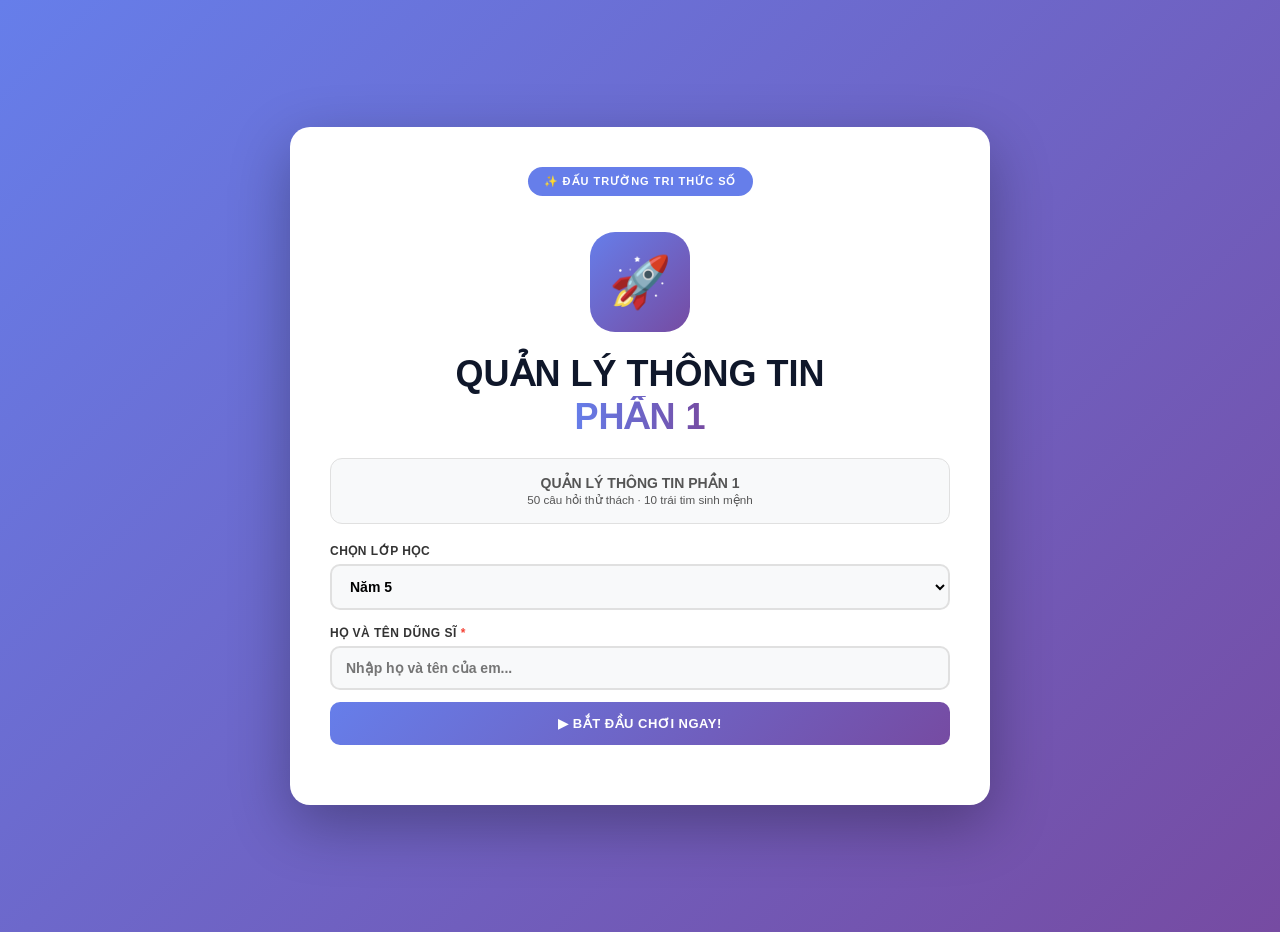
<file: elearning/Topic_3.html>
<!DOCTYPE html>
<html lang="vi">

<head>
  <meta charset="UTF-8">
  <meta name="viewport" content="width=device-width, initial-scale=1.0">
  <title>QUẢN LÝ THÔNG TIN PHẦN 1</title>
  <link rel="stylesheet" href="styles.css">
</head>

<body>

  <div id="app"></div>

  <!-- Nạp ngân hàng câu hỏi trước -->
  <script src="question_topic_31.js"></script>
  <!-- Nạp logic xử lý ứng dụng -->
  <script src="script.js"></script>

</body>

</html>
</file>
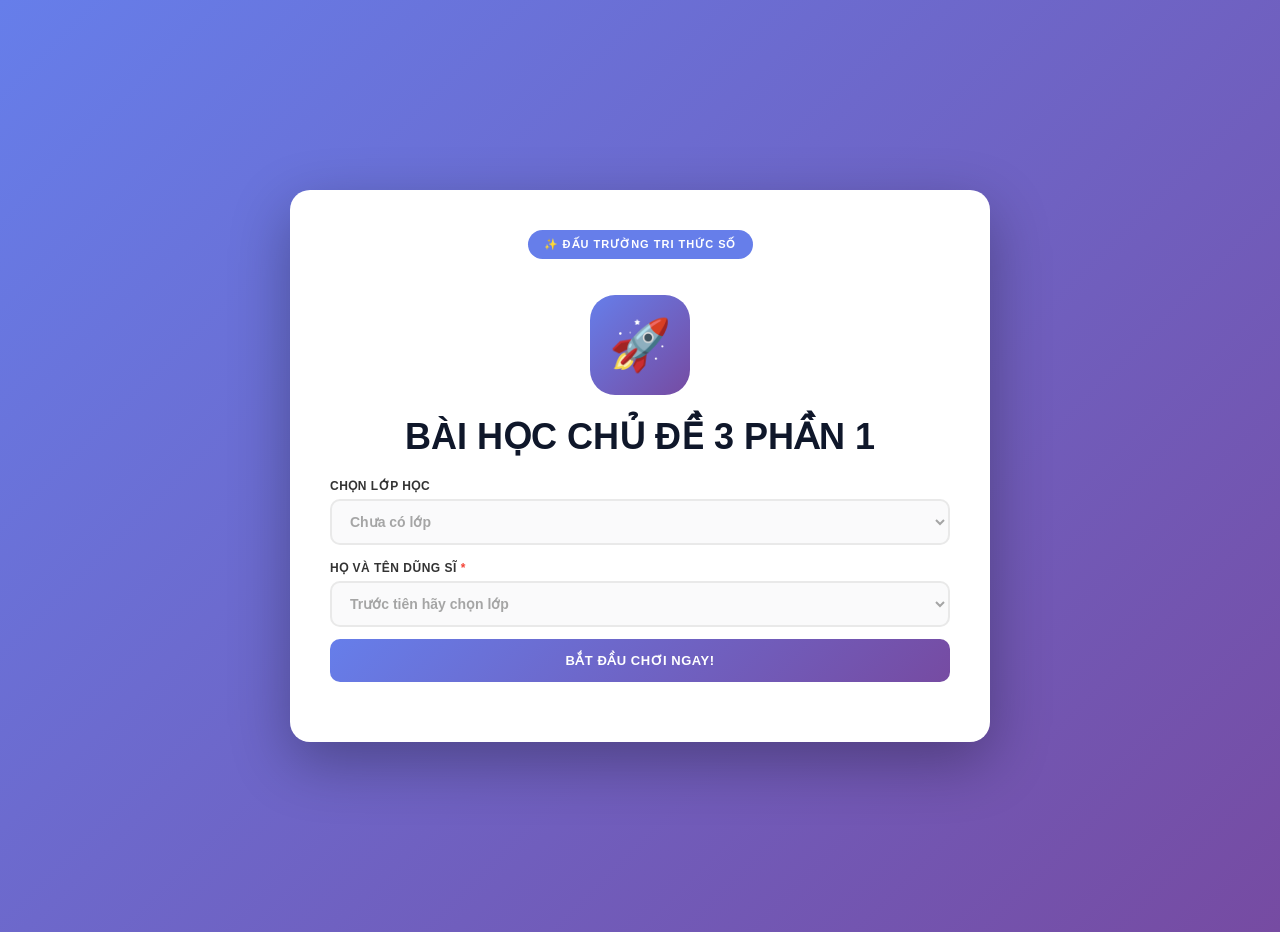
<file: elearning/lesson/topic3.html>
<!DOCTYPE html>
<html lang="vi">

<head>
  <meta charset="UTF-8">
  <meta name="viewport" content="width=device-width, initial-scale=1.0">
  <title>QUẢN LÝ THÔNG TIN PHẦN 1</title>
  <link rel="stylesheet" href="../styles.css">
</head>

<body>
  <div id="app" data-lives="0"></div>
  <svg class="icon-definitions" aria-hidden="true" focusable="false">
    <symbol id="heart-icon" viewBox="0 0 24 24">
      <path fill="currentColor"
        d="M12 21.35 10.55 4.03C5.4 15.36 2 12.28 2 8.5 2 5.42 4.42 3 7.5 3c1.74 0 3.41.81 4.5 2.09A6 6 0 0 1 16.5 3C19.58 3 22 5.42 22 8.5c0 3.78-3.4 6.86-8.55 11.54L12 21.35Z" />
    </symbol>
  </svg>
  <!-- Nạp ngân hàng câu hỏi trước -->
  <script>
    /* =========================================================
   NGÂN HÀNG CÂU HỎI

   Đổi type để chọn dạng câu hỏi. Các dạng được hỗ trợ:
   multiple-choice, radio, visual-choice, fill-in-blank,
   multiple-select, matching, binary, process-order, slide.
   Slide: { type: "slide", title: "Tiêu đề", content: "Nội dung" }
========================================================= */

const quiz = {
  id: "demo-001",
  title: "BÀI HỌC CHỦ ĐỀ 3 PHẦN 1",
  questions: [
    // ============================================================
// BÀI 9 - DỮ LIỆU, THÔNG TIN VÀ KIẾN THỨC
// ============================================================
{
  type: "slide",
  title: "Dữ liệu - Thông tin - Kiến thức",
  duration: 4,
  content: [
    { type: "h1", text: "Dữ liệu là gì?" },
    { type: "p", text: "Dữ liệu là các con số, chữ, hình ảnh hoặc âm thanh ban đầu, chưa được xử lý để tạo ra ý nghĩa." },

    { type: "h2", text: "Ví dụ" },
    { type: "h3", text: "Màu trắng<br>39°C" }
  ]
},
{
  type: "slide",
  title: "Dữ liệu - Thông tin - Kiến thức",
  duration: 4,
  content: [
    { type: "h1", text: "Thông tin là gì?" },
    { type: "p", text: "Thông tin là dữ liệu đã được sắp xếp hoặc xử lý để tạo ra ý nghĩa." },

    { type: "h2", text: "Ví dụ" },
    { type: "h3", text: "Áo khoác có màu trắng<br>Hôm nay nhiệt độ là 39°C" }
  ]
},
{
  type: "slide",
  title: "Dữ liệu - Thông tin - Kiến thức",
  duration: 4,
  content: [
    { type: "h1", text: "Kiến thức là gì?" },
    { type: "p", text: "Kiến thức là điều con người hiểu, biết áp dụng và giải thích được từ thông tin." },

    { type: "h2", text: "Ví dụ" },
    { type: "h3", text: "Nón màu trắng giúp cảm thấy mát hơn khi trời nắng.<br>Cần dừng lại khi đèn giao thông màu đỏ để đảm bảo an toàn." }
  ]
},

{
  type: "slide",
  title: "Dữ liệu - Thông tin - Kiến thức",
  duration: 4,
  content: [
    { type: "h1", text: "Dữ liệu, thông tin và kiến thức khi dùng AI" },
    { type: "p", text: "Dữ liệu có thể là câu hỏi hoặc tài liệu em nhập vào AI." },
    { type: "p", text: "Câu trả lời của AI là thông tin đầu ra." },
    { type: "p", text: "Câu trả lời chỉ trở thành kiến thức của em khi em đọc, kiểm tra, hiểu và biết sử dụng đúng." }
  ]
},

{
  type: "radio",
  category: "Dữ liệu – Thông tin – Kiến thức",
  text: "Câu 1. Tình huống nào sau đây là dữ liệu?",
  options: [
    "Lan nhìn thấy số 39°C và kết luận hôm nay trời rất nóng.",
    "Minh ghi lại các số 28°C, 30°C, 32°C vào sổ.",
    "An biết khi trời nóng cần uống nhiều nước.",
    "Hoa nhận thấy nhiệt độ hôm nay cao hơn hôm qua."
  ],
  correct: 1,
  explain: "Các số 28°C, 30°C, 32°C là dữ liệu ban đầu được ghi lại, chưa được xử lý để tạo ra ý nghĩa."
},

{
  type: "radio",
  category: "Dữ liệu – Thông tin – Kiến thức",
  text: "Câu 2. Tình huống nào sau đây thể hiện thông tin?",
  options: [
    "Nam nhìn thấy các số 28°C, 30°C, 32°C.",
    "Lan ghi lại số 28°C vào vở.",
    "Minh sắp xếp nhiệt độ của ba ngày và nhận thấy hôm nay nhiệt độ là 32°C.",
    "An nghe thấy tiếng chuông."
  ],
  correct: 2,
  explain: "Thông tin là dữ liệu đã được xử lý hoặc sắp xếp để có ý nghĩa. Minh đã sử dụng dữ liệu nhiệt độ và rút ra thông tin có ý nghĩa."
},

{
  type: "radio",
  category: "Dữ liệu – Thông tin – Kiến thức",
  text: "Câu 3. Tình huống nào sau đây thể hiện kiến thức?",
  options: [
    "Lan nhìn thấy đèn giao thông có màu đỏ.",
    "Nam ghi lại nhiệt độ hôm nay là 39°C.",
    "Minh biết khi đèn giao thông màu đỏ thì cần dừng lại để đảm bảo an toàn.",
    "An nhìn thấy một chiếc nón màu trắng."
  ],
  correct: 2,
  explain: "Kiến thức là điều con người hiểu, biết áp dụng và giải thích được. Minh hiểu ý nghĩa của đèn đỏ và biết áp dụng vào thực tế để đảm bảo an toàn."
},

{
  type: "radio",
  category: "Dữ liệu – Thông tin – Kiến thức",
  text: "Câu 4. Lan hỏi AI: “Vì sao cần uống đủ nước khi trời nóng?”. AI đưa ra câu trả lời. Lan đọc, kiểm tra thông tin, hiểu nội dung và biết áp dụng vào thực tế. Điều gì đã xảy ra?",
  options: [
    "Câu hỏi của Lan là kiến thức và câu trả lời của AI là dữ liệu.",
    "Câu trả lời của AI tự động trở thành kiến thức ngay khi AI trả lời.",
    "Câu hỏi hoặc tài liệu là dữ liệu đầu vào, câu trả lời của AI là thông tin; sau khi Lan hiểu và biết áp dụng, thông tin trở thành kiến thức của Lan.",
    "Lan không cần kiểm tra vì mọi câu trả lời của AI đều chính xác."
  ],
  correct: 2,
  explain: "Câu hỏi hoặc tài liệu nhập vào AI có thể là dữ liệu đầu vào. Câu trả lời của AI là thông tin đầu ra. Thông tin trở thành kiến thức của người học khi người học đọc, kiểm tra, hiểu và biết sử dụng đúng."
},


// ============================================================
// BÀI 10 - ĐÁNH GIÁ THÔNG TIN
// ============================================================

{
  type: "slide",
  title: "Đánh giá thông tin",
  duration: 4,
  content: [
    { type: "h1", text: "Độ chính xác là gì?" },
    { type: "p", text: "Mức độ mà thông tin đó phản ánh đúng sự thật ." },

    { type: "h2", text: "Ví dụ" },
    { type: "h3", text: "Nước sôi ở 100°C" },
    { type: "h3", text: "Nước sôi ở 80°C" }
  ]
},
    
{
  type: "slide",
  title: "Đánh giá thông tin",
  duration: 4,
  content: [
    { type: "h1", text: "Độ tin cậy là gì?" },
    { type: "p", text: "Mức độ mà chúng ta tin tưởng vào nguổn thông tin." },

    { type: "h2", text: "Ví dụ" },
    { type: "h3", text: "Một Website giáo dục về thiên văn học có nguồn thông tin rõ ràng đáng tin cậy hơn một bài viết không rõ nguồn trên mạng xã hội." }
  ]
},
    
{
  type: "slide",
  title: "Đánh giá thông tin",
  duration: 4,
  content: [
    { type: "h1", text: "Tính hợp lệ là gì?" },
    { type: "p", text: "Bao gồm đảm bảo tính đáng tin cậy và phán ánh chính xác của thông tin." },

    { type: "h2", text: "Ví dụ" },
    { type: "p", text: "✅ Khi tìm thông tin để chọn một chiếc máy tính cho việc học trực tuyến, cần sử dụng thông tin về cấu hình, giá cả và tính năng phù hợp với nhu cầu học tập." },
    { type: "p", text: "❌ Khi tìm thông tin về một chiếc máy tính, nếu yêu cầu là tìm giá bán, thì thông tin về màu sắc của máy không phù hợp với yêu cầu." }
  ]
},
    
{
  type: "slide",
  title: "Đánh giá thông tin",
  duration: 4,
  content: [
    { type: "h1", text: "Mức độ liên quan là gì?" },
    { type: "p", text: "Mức độ liên quan là mức độ áp dụng hoặc hữu ích của thông tin." },

    { type: "h2", text: "Ví dụ" },
    { type: "h3", text: "Khi tìm hiểu về các hành tinh, trang web cung cấp thông tin thiên văn học sẽ giúp em có thông tin liên quan trực tiếp đến chủ đề." }
  ]
},

{
  type: "slide",
  title: "Đánh giá thông tin",
  duration: 4,
  content: [
    { type: "h1", text: "Đánh giá kết quả đầu ra của AI" },
    { type: "p", text: "AI có thể đưa ra câu trả lời nghe hợp lí nhưng vẫn có thể sai." },

    { type: "h2", text: "Cần đánh giá" },
    { type: "p", text: "Chính xác - Đáng tin cậy - Hợp lệ - Liên quan" },

    { type: "p", text: "Không nên dùng AI làm nguồn duy nhất cho thông tin quan trọng." }
  ]
},
    
{
  type: "radio",
  category: "Đánh giá thông tin",
  text: "Câu 1. Khi kiểm tra một thông tin, việc nào giúp đánh giá độ chính xác của thông tin?",
  options: [
    "Tin ngay vì thông tin nghe có vẻ hợp lí.",
    "Kiểm tra và đối chiếu thông tin với nguồn đáng tin cậy.",
    "Chia sẻ thông tin ngay cho bạn bè.",
    "Chỉ đọc tiêu đề của bài viết."
  ],
  correct: 1,
  explain: "Độ chính xác liên quan đến việc thông tin có đúng hay không. Vì vậy cần kiểm tra và đối chiếu thông tin với các nguồn đáng tin cậy."
},

{
  type: "radio",
  category: "Đánh giá thông tin",
  text: "Câu 2. Lan cần tìm thông tin về các hành tinh trong hệ Mặt Trời. Nguồn nào sau đây có cơ sở để được đánh giá đáng tin cậy hơn?",
  options: [
    "Một bài viết không rõ nguồn trên mạng xã hội.",
    "Một Website giáo dục về thiên văn học có nguồn thông tin rõ ràng.",
    "Một bình luận của một người dùng trên mạng xã hội.",
    "Một bài viết không ghi tác giả và không có nguồn tham khảo."
  ],
  correct: 1,
  explain: "Độ tin cậy liên quan đến việc nguồn cung cấp thông tin có đáng tin hay không. Nguồn có thông tin rõ ràng và phù hợp với nội dung cần tìm có cơ sở để được đánh giá đáng tin cậy hơn."
},



{
  type: "radio",
  category: "Đánh giá thông tin",
  text: "Câu 3. Minh đang làm bài về các hành tinh trong hệ Mặt Trời. Thông tin nào sau đây phù hợp với yêu cầu của Minh?",
  options: [
    "Cách trồng cây trong nhà.",
    "Cách nấu một món ăn.",
    "Đặc điểm của Sao Hỏa và Sao Mộc.",
    "Cách sử dụng mạng xã hội."
  ],
  correct: 2,
  explain: "Tính hợp lệ liên quan đến việc thông tin có phù hợp với yêu cầu và mục đích sử dụng hay không. Đặc điểm của Sao Hỏa và Sao Mộc phù hợp với yêu cầu tìm hiểu về các hành tinh."
},

{
  type: "radio",
  category: "Đánh giá thông tin",
  text: "Câu 4. Nam đang tìm hiểu về các hành tinh trong hệ Mặt Trời. Thông tin nào sau đây liên quan trực tiếp đến chủ đề?",
  options: [
    "Đặc điểm của Sao Hỏa.",
    "Cách làm bánh.",
    "Cách chăm sóc cây cảnh.",
    "Các môn thể thao phổ biến."
  ],
  correct: 0,
  explain: "Mức độ liên quan cho biết thông tin có liên quan đến vấn đề hoặc câu hỏi đang tìm hiểu hay không. Đặc điểm của Sao Hỏa liên quan trực tiếp đến chủ đề các hành tinh."
},

{
  type: "radio",
  category: "Đánh giá thông tin",
  text: "Câu 5. AI đưa ra một câu trả lời cho bài tập của Minh. Minh nên làm gì?",
  options: [
    "Tin ngay vì AI luôn trả lời chính xác.",
    "Sao chép câu trả lời mà không cần đọc.",
    "Đánh giá câu trả lời và đối chiếu với các nguồn đáng tin cậy.",
    "Chỉ xem câu trả lời có dài hay không."
  ],
  correct: 2,
  explain: "AI có thể sai dù câu trả lời nghe hợp lí. Cần đánh giá độ chính xác, độ tin cậy, tính hợp lệ và mức độ liên quan; với thông tin quan trọng cần đối chiếu với nguồn đáng tin cậy."
},


// ============================================================
// BÀI 11 - QUAN ĐIỂM VÀ THIÊN KIẾN
// ============================================================

{
  type: "slide",
  title: "Quan điểm và thiên kiến",
  duration: 4,
  content: [
    { type: "h1", text: "Quan điểm là gì?" },
    { type: "p", text: "Quan điểm là cách một người nhìn nhận hoặc hiểu về một điều gì đó dựa trên kinh nghiệm, kiến thức và niềm tin của họ." },

    { type: "h2", text: "Ví dụ" },
    { type: "h3", text: "Một học sinh thấy một bài hát thú vị.<br>Một học sinh khác lại thấy bài hát nhàm chán.<br>→ Hai bạn có quan điểm khác nhau." }
  ]
},
    
{
  type: "slide",
  title: "Quan điểm và thiên kiến",
  duration: 4,
  content: [
    { type: "h1", text: "Thiên kiến là gì?" },
    { type: "p", text: "Thiên kiến là cách một người đánh giá, trình bày hoặc chia sẻ thông tin dựa trên niềm tin và quan điểm cá nhân, có thể làm cho người đó không công bằng và bỏ qua các quan điểm khác." },

    { type: "h2", text: "Ví dụ" },
    { type: "h3", text: "“Tớ biết bạn ấy ghét khoa học vì bạn ấy chẳng bao giờ tham gia hội chợ khoa học nào.”<br>→ Nhận xét dựa trên suy đoán cá nhân." }
  ]
},
{
  type: "slide",
  title: "Quan điểm và thiên kiến",
  duration: 4,
  content: [
    { type: "h1", text: "Thiên kiến trong kết quả của AI" },
    { type: "p", text: "AI có thể phản ánh thiên kiến từ dữ liệu mà AI học được hoặc từ cách con người đặt câu hỏi." },

    { type: "h2", text: "Cần làm gì?" },
    { type: "h3", text: "Đặt câu hỏi công bằng.<br>Kiểm tra thông tin.<br>Tôn trọng các quan điểm khác nhau." }
  ]
},

{
  type: "radio",
  category: "Quan điểm và thiên kiến",
  text: "Câu 1. Hai học sinh cùng nghe một bài hát. Nam nói bài hát rất thú vị, còn Lan cho rằng bài hát nhàm chán. Tình huống này thể hiện điều gì?",
  options: [
    "Hai bạn có cùng quan điểm.",
    "Hai bạn có quan điểm khác nhau.",
    "Một bạn chắc chắn có thiên kiến.",
    "Một bạn chắc chắn đưa ra thông tin sai."
  ],
  correct: 1,
  explain: "Quan điểm là cách mỗi người nhìn nhận hoặc hiểu một điều dựa trên kinh nghiệm, kiến thức và niềm tin của mình. Vì vậy, hai người có thể có những quan điểm khác nhau về cùng một sự việc."
},

{
  type: "radio",
  category: "Quan điểm và thiên kiến",
  text: "Câu 2. Phát biểu nào sau đây có chứa thiên kiến?",
  options: [
    "Orson D đang tranh cử cho chức chủ tịch câu lạc bộ khoa học.",
    "Bạn ấy nhận được một điểm B ở bài kiểm tra tuần trước.",
    "Tớ biết bạn ấy ghét khoa học vì bạn ấy chẳng bao giờ tham gia hội chợ khoa học nào.",
    "Bạn ấy tham gia một câu lạc bộ ở trường."
  ],
  correct: 2,
  explain: "Phát biểu cho rằng Orson ghét khoa học dựa trên việc bạn ấy không tham gia hội chợ khoa học là một suy đoán từ quan điểm cá nhân, vì vậy có chứa thiên kiến."
},

{
  type: "radio",
  category: "Quan điểm và thiên kiến",
  text: "Câu 3. Khi sử dụng AI để hỏi một vấn đề có nhiều cách nhìn nhận, cách làm nào giúp hạn chế thiên kiến?",
  options: [
    "Chỉ đặt câu hỏi theo ý kiến mà mình thích.",
    "Yêu cầu AI đưa ra một câu trả lời duy nhất.",
    "Đặt câu hỏi công bằng và xem xét các quan điểm khác nhau.",
    "Tin ngay vào câu trả lời đầu tiên của AI."
  ],
  correct: 2,
  explain: "AI có thể phản ánh thiên kiến từ dữ liệu hoặc cách đặt câu hỏi. Câu hỏi công bằng giúp câu trả lời cân bằng hơn và cần tôn trọng các quan điểm khác nhau."
},

{
  type: "radio",
  category: "Quan điểm và thiên kiến",
  text: "Câu 4. Minh đọc một bài đăng: “Biến đổi khí hậu chắc chắn là không có thật vì Orson bỏ phiếu chống lại chuyện đó.” Phát biểu này có vấn đề gì?",
  options: [
    "Đây chỉ là dữ liệu.",
    "Đây là một nhận xét có thể chứa thiên kiến vì kết luận dựa trên một quan điểm hoặc suy luận cá nhân.",
    "Đây là một nguồn thông tin chắc chắn chính xác.",
    "Đây là thông tin không cần kiểm tra."
  ],
  correct: 1,
  explain: "Phát biểu đưa ra một kết luận dựa trên hành động hoặc quan điểm của một người và có thể bỏ qua các quan điểm khác. Đây là dấu hiệu cần xem xét về thiên kiến."
},


// ============================================================
// BÀI 12 - NGUỒN THÔNG TIN ĐÁNG TIN CẬY
// ============================================================

{
  type: "slide",
  title: "Nguồn thông tin đáng tin cậy",
  duration: 4,
  content: [
    { type: "h1", text: "Truyền thông xã hội là gì?" },
    { type: "p", text: "Truyền thông xã hội là nền tảng trực tuyến cho phép người dùng tạo, chia sẻ và tương tác với nội dung thông tin." },

    { type: "h2", text: "Ví dụ" },
    { type: "h3", text: "Facebook<br>Instagram<br>YouTube" }
  ]
},

{
  type: "slide",
  title: "Nguồn thông tin đáng tin cậy",
  duration: 4,
  content: [
    { type: "h1", text: "Bình luận là gì?" },
    { type: "p", text: "Bình luận là những ý kiến, nhận xét hoặc phản hồi của người dùng về nội dung trên mạng xã hội, Blog hoặc Website." },

    { type: "h2", text: "Lưu ý" },
    { type: "h3", text: "Bình luận có thể cung cấp nhiều góc nhìn nhưng cần đánh giá độ chính xác và độ tin cậy." }
  ]
},
{
  type: "slide",
  title: "Nguồn thông tin đáng tin cậy",
  duration: 4,
  content: [
    { type: "h1", text: "Diễn đàn là gì?" },
    { type: "p", text: "Diễn đàn là các Website thảo luận trực tuyến, thường được trình bày dưới dạng câu hỏi và câu trả lời." },

    { type: "h2", text: "Ví dụ" },
    { type: "h3", text: "Người tham gia có thể đặt câu hỏi, chia sẻ hoặc trao đổi ý kiến về một chủ đề." }
  ]
},
{
  type: "slide",
  title: "Nguồn thông tin đáng tin cậy",
  duration: 4,
  content: [
    { type: "h1", text: "Nguồn thông tin đáng tin cậy" },
    { type: "p", text: "Nguồn đáng tin cậy cần có tác giả hoặc tổ chức rõ ràng, có bằng chứng và mục đích cung cấp thông tin rõ ràng." },

    { type: "h2", text: "Ví dụ" },
    { type: "h3", text: "Sách giáo khoa<br>Website chính thức<br>Bách khoa toàn thư trực tuyến được nhà trường giới thiệu" }
  ]
},
{
  type: "slide",
  title: "Nguồn thông tin đáng tin cậy",
  duration: 4,
  content: [
    { type: "h1", text: "So sánh kết quả của AI với các nguồn khác" },
    { type: "p", text: "AI có thể hỗ trợ gợi ý và giải thích thông tin nhưng không thay thế nguồn gốc của thông tin." },

    { type: "h2", text: "Cách kiểm tra" },
    { type: "h3", text: "Đọc câu trả lời của AI.<br>Kiểm tra bằng sách giáo khoa hoặc nguồn đáng tin cậy khác.<br>So sánh các thông tin tìm được." }
  ]
},

{
  type: "radio",
  category: "Nguồn thông tin đáng tin cậy",
  text: "Câu 1. Điều gì cần lưu ý khi sử dụng thông tin trên truyền thông xã hội?",
  options: [
    "Mọi thông tin trên mạng xã hội đều chính xác.",
    "Thông tin trên mạng xã hội luôn có nguồn gốc rõ ràng.",
    "Thông tin có thể lan truyền nhanh nhưng có thể chứa thông tin không chính xác hoặc tin đồn.",
    "Không cần kiểm tra thông tin được nhiều người chia sẻ."
  ],
  correct: 2,
  explain: "Thông tin trên truyền thông xã hội có thể lan truyền nhanh chóng nhưng cũng có thể chứa thông tin không chính xác hoặc tin đồn. Vì vậy cần kiểm tra nguồn gốc và tính xác thực."
},

{
  type: "radio",
  category: "Nguồn thông tin đáng tin cậy",
  text: "Câu 2. Minh đọc một bình luận trên mạng xã hội nói rằng một thông tin là đúng. Minh nên làm gì?",
  options: [
    "Tin ngay vì đó là bình luận của một người.",
    "Chia sẻ ngay cho bạn bè.",
    "Đánh giá độ chính xác và độ tin cậy của thông tin.",
    "Cho rằng bình luận luôn là nguồn thông tin chính thức."
  ],
  correct: 2,
  explain: "Bình luận có thể cung cấp những góc nhìn khác nhau nhưng cần được đánh giá để xác định tính chính xác và đáng tin cậy của thông tin."
},


{
  type: "radio",
  category: "Nguồn thông tin đáng tin cậy",
  text: "Câu 3. Đặc điểm nào sau đây mô tả đúng về diễn đàn?",
  options: [
    "Chỉ có một người được phép đăng nội dung.",
    "Là nơi người tham gia có thể đặt câu hỏi, chia sẻ và thảo luận.",
    "Mọi thông tin trên diễn đàn đều chắc chắn chính xác.",
    "Diễn đàn chỉ dùng để xem video."
  ],
  correct: 1,
  explain: "Diễn đàn là các Website thảo luận trực tuyến, nơi người tham gia có thể đăng câu hỏi, chia sẻ hoặc trao đổi ý kiến về nhiều chủ đề."
},

{
  type: "radio",
  category: "Nguồn thông tin đáng tin cậy",
  text: "Câu 4. Lan cần tìm thông tin để làm bài học. Nguồn nào sau đây có cơ sở để được xem là đáng tin cậy hơn?",
  options: [
    "Một bài đăng không rõ tác giả.",
    "Một bình luận trên mạng xã hội.",
    "Một nguồn có tác giả hoặc tổ chức rõ ràng và có bằng chứng.",
    "Một bài viết được chia sẻ nhiều lần nhưng không có nguồn."
  ],
  correct: 2,
  explain: "Nguồn đáng tin cậy cần rõ tác giả hoặc tổ chức, có bằng chứng và mục đích cung cấp thông tin rõ ràng."
},

{
  type: "radio",
  category: "Nguồn thông tin đáng tin cậy",
  text: "Câu 5. AI trả lời một câu hỏi học tập nhưng Minh chưa biết câu trả lời có chính xác hay không. Minh nên làm gì?",
  options: [
    "Tin ngay vì AI có thể trả lời rất nhanh.",
    "Sao chép câu trả lời vào bài làm.",
    "Kiểm tra lại bằng sách giáo khoa hoặc nguồn đáng tin cậy khác.",
    "Không cần kiểm tra nếu câu trả lời nghe hợp lí."
  ],
  correct: 2,
  explain: "AI có thể tổng hợp câu trả lời nhưng trong nhiều trường hợp không cho biết rõ nguồn gốc cụ thể. Vì vậy cần kiểm tra và so sánh với các nguồn thông tin đáng tin cậy khác."
}
  ]
};
  </script>
  <!-- Nạp logic xử lý ứng dụng -->
  <script src="script.js"></script>

</body>

</html>
</file>
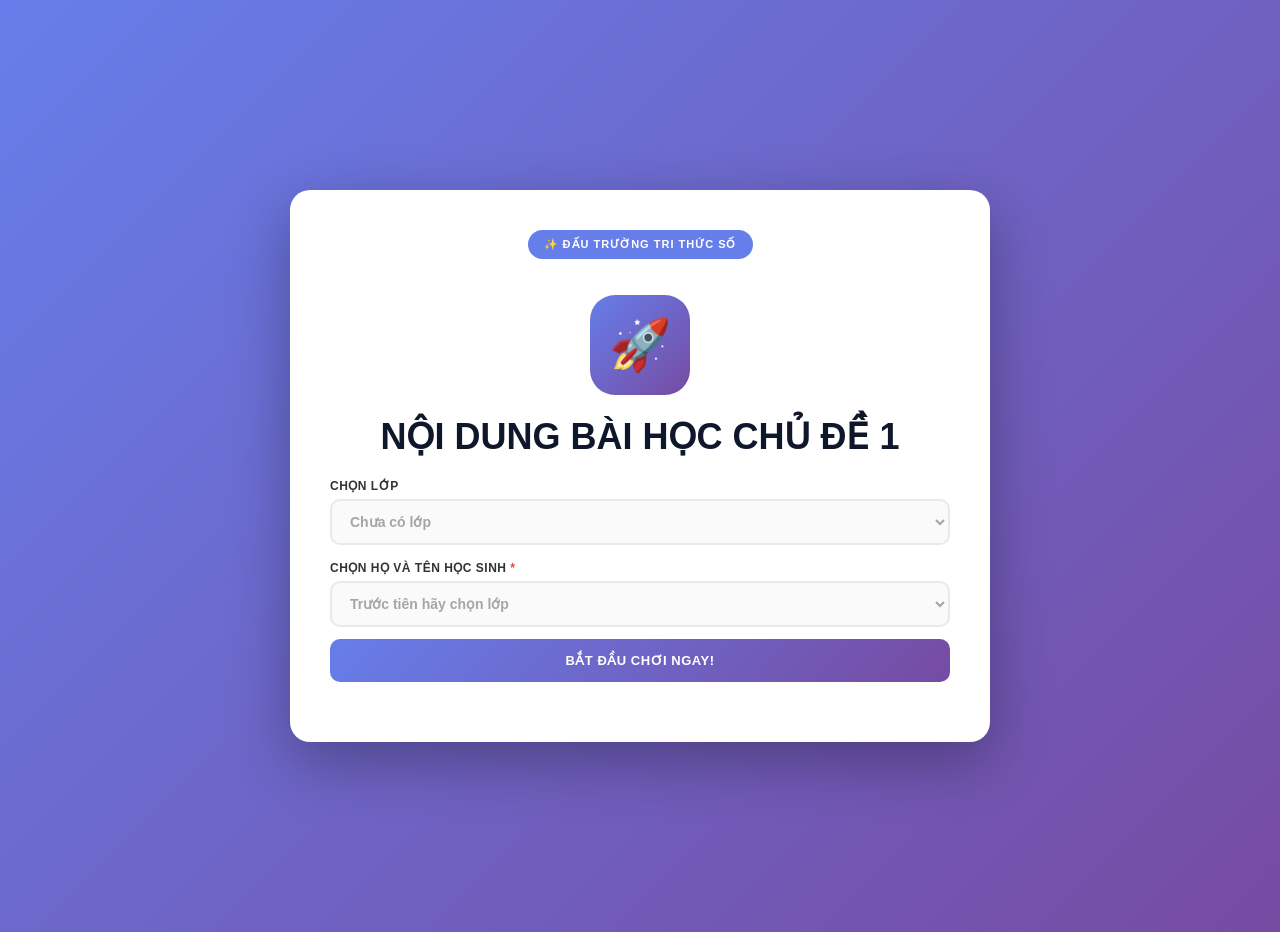
<file: elearning/reviews/topic1.html>
<!DOCTYPE html>
<html lang="vi">

<head>
  <meta charset="UTF-8">
  <meta name="viewport" content="width=device-width, initial-scale=1.0">
  <title>CĂN BẢN VÈ CÔNG NGHỆ</title>
  <link rel="stylesheet" href="../styles.css">
</head>

<body>
    <svg aria-hidden="true" class="icon-definitions" xmlns="http://www.w3.org/2000/svg">
    <symbol id="heart-icon" viewBox="0 0 24 24">
      <path d="M20.8 4.6a5.5 5.5 0 0 0-7.8 0L12 5.7l-1.1-1.1a5.5 5.5 0 0 0-7.8 7.8l1.1 1.1L12 21l7.8-7.5 1.1-1.1a5.5 5.5 0 0 0-.1-7.8Z" fill="currentColor" />
    </symbol>
  </svg>
  
  <div id="app" data-lives="1"></div>

  <!-- Nạp ngân hàng câu hỏi trước -->
  <script>
    const quiz = {
  id: "demo-001",
  title: "NỘI DUNG BÀI HỌC CHỦ ĐỀ 1",
  questions: [
{
        category: "Trạm 1: Internet & Mạng Toàn Cầu",
        text: "Em hãy cho biết, Internet là gì?",
        options: [
            "Một thiết bị để thực hiện cuộc gọi điện thoại",
            "Một trình duyệt Web",
            "Một vị trí vật lí nơi dữ liệu được lưu trữ",
            "Một mạng lưới toàn cầu gồm các máy tính và thiết bị được kết nối"
        ],
        correct: 3,
        explain: "Internet là mạng lưới toàn cầu kết nối các máy tính và thiết bị thông minh với nhau để chia sẻ dữ liệu."
    },
    {
        category: "Trạm 1: Internet & Mạng Toàn Cầu",
        text: "Em hãy cho biết, giao thức nào đảm bảo kết nối an toàn và được mã hóa giữa trình duyệt Web và trang Web?",
        options: [
            "HTTP",
            "HTTPS",
            "SMTP",
            "FTP"
        ],
        correct: 1,
        explain: "Giao thức HTTPS (Secure) mã hóa thông tin giúp bảo vệ kết nối giữa trình duyệt và trang web."
    },
    {
        category: "Trạm 1: Internet & Mạng Toàn Cầu",
        type: "binary",
        text: "Em hãy chọn CÓ nếu tùy chọn là thành phần của URL và chọn KHÔNG nếu không phải:",
        items: [
            { label: "Giao thức (Protocol)", correct: true },
            { label: "Tên miền (Domain Name)", correct: true },
            { label: "Chuỗi truy vấn (Query String)", correct: true },
            { label: "Neo (Anchor)", correct: true }
        ],
        explain: "Giao thức, Tên miền, Chuỗi truy vấn và Neo đều là các thành phần hợp lệ cấu tạo nên đường dẫn URL đầy đủ."
    },
    {
        category: "Trạm 1: Internet & Mạng Toàn Cầu",
        type: "binary",
        text: "Những bước nào liên quan đến việc lấy thông tin trực tuyến? Chọn CÓ nếu là bước bắt buộc và KHÔNG nếu không phải:",
        items: [
            { label: "Nhập URL", correct: true },
            { label: "Khởi động lại thiết bị", correct: false },
            { label: "Thông tin từ máy chủ trả về và hiển thị trên trình duyệt", correct: true },
            { label: "URL phân giải thành địa chỉ IP", correct: true }
        ],
        explain: "Quá trình lấy thông tin gồm nhập URL, phân giải IP và máy chủ trả thông tin về. Không bắt buộc phải khởi động lại máy."
    },
    {
        category: "Trạm 2: Địa Chỉ IP & Tiếp Cận Công Nghệ",
        text: "Em hãy cho biết, tùy chọn nào là đúng khi nói về Khả năng tiếp cận công nghệ (Accessibility)?",
        options: [
            "Sự dễ dàng sử dụng và sẵn có của công nghệ dành cho người khuyết tật",
            "Khả năng kết nối với mạng",
            "Cách dữ liệu được gửi qua Internet",
            "Quá trình lưu trữ dữ liệu trên đám mây"
        ],
        correct: 0,
        explain: "Khả năng tiếp cận công nghệ giúp tạo ra các sản phẩm hỗ trợ người khuyết tật sử dụng dễ dàng."
    },
    {
        category: "Trạm 2: Địa Chỉ IP & Tiếp Cận Công Nghệ",
        type: "binary",
        text: "Chọn CÓ nếu là tùy chọn để khắc phục sự cố cơ bản trong công nghệ và KHÔNG nếu không phải:",
        items: [
            { label: "Khởi động lại thiết bị", correct: true },
            { label: "Ngắt kết nối nguồn điện khỏi tòa nhà chính", correct: false },
            { label: "Làm mới hoặc tải lại (Refresh/Reload) trình duyệt Web", correct: true },
            { label: "Kiểm tra xem tất cả dây cáp đã được kết nối đúng cách chưa", correct: true }
        ],
        explain: "Khởi động lại, tải lại trang và kiểm tra dây cáp là các bước xử lý sự cố cơ bản. Không ngắt điện cả tòa nhà!"
    },
    {
        category: "Trạm 2: Địa Chỉ IP & Tiếp Cận Công Nghệ",
        text: "Em hãy cho biết, mục đích của địa chỉ IP (Internet Protocol) là gì?",
        options: [
            "Gửi và nhận Email",
            "Xác định vị trí địa chỉ vật lí của trang Web",
            "Xác định thông tin cá nhân của người dùng",
            "Xác định các thiết bị hỗ trợ Internet trên mạng máy tính"
        ],
        correct: 3,
        explain: "Địa chỉ IP là một dãy số duy nhất được gán cho mỗi thiết bị để xác định thiết bị đó trên mạng."
    },
    {
        category: "Trạm 2: Địa Chỉ IP & Tiếp Cận Công Nghệ",
        text: "Em hãy cho biết, mục đích chính của địa chỉ IP đối với tài nguyên mạng là gì?",
        options: [
            "Chơi các tập tin âm nhạc",
            "Gửi và nhận Email",
            "Xác định vị trí của một trang Web",
            "Điều khiển các thiết bị ngoại vi của máy tính"
        ],
        correct: 2,
        explain: "Địa chỉ IP giúp xác định chính xác vị trí và định danh của một máy chủ chứa trang Web."
    },
    {
        category: "Trạm 3: Sửa Lỗi Thiết Bị & Khắc Phục Sự Cố",
        text: "Em không kết nối được với Internet ở nhà mình, không ai khác trong nhà gặp vấn đề này. Em nên làm gì trước tiên?",
        options: [
            "Thay Pin cho thiết bị của em",
            "Tắt hoặc vô hiệu hóa Bluetooth trên thiết bị của em",
            "Di chuyển đến gần bộ định tuyến hơn",
            "Khởi động lại (Reset) bộ chuyển đổi không dây (Wireless Adapter)"
        ],
        correct: 3,
        explain: "Khởi động lại bộ chuyển đổi không dây (Wireless Adapter) trên máy tính sẽ làm mới card mạng và sửa lỗi kết nối Wi-Fi cá nhân."
    },
    {
        category: "Trạm 3: Sửa Lỗi Thiết Bị & Khắc Phục Sự Cố",
        text: "Em hãy hoàn thành phát biểu: '___________ giao tiếp là một bộ quy tắc được các máy tính sử dụng để giao tiếp với nhau.'",
        options: [
            "Giao thức (Protocol)",
            "Mạng (Network)",
            "Diễn đàn (Forum)",
            "Trình duyệt (Browser)"
        ],
        correct: 0,
        explain: "Giao thức (Protocol) chính là tập hợp các quy tắc định sẵn để các máy tính có thể hiểu và giao tiếp được với nhau."
    },
    {
        category: "Trạm 3: Sửa Lỗi Thiết Bị & Khắc Phục Sự Cố",
        text: "Em hãy cho biết, bước khắc phục sự cố cơ bản cần thử trên thiết bị âm thanh không hoạt động là gì?",
        options: [
            "Điều chỉnh độ sáng màn hình",
            "Kiểm tra các điều khiển âm lượng",
            "Cài đặt một Card âm thanh mới",
            "Thay thế thiết bị"
        ],
        correct: 1,
        explain: "Khi mất tiếng, bước đơn giản đầu tiên luôn là kiểm tra nút vặn âm lượng trên loa hoặc thanh âm lượng phần mềm."
    },
    {
        category: "Trạm 4: Lưu Trữ & Tên Miền Web",
        text: "Em hãy cho biết, USB Drive dùng để làm gì?",
        options: [
            "Chụp ảnh",
            "Gửi và nhận tin nhắn SMS",
            "Chơi Game",
            "Lưu trữ và truyền dữ liệu"
        ],
        correct: 3,
        explain: "USB Flash Drive là thiết bị lưu trữ di động dùng để lưu trữ và trao đổi tệp tin giữa các thiết bị."
    },
    {
        category: "Trạm 4: Lưu Trữ & Tên Miền Web",
        text: "Em tin tưởng tên miền nào nhất khi tìm kiếm thông tin cập nhật về du lịch nước ngoài?",
        options: [
            ".xyz",
            ".net",
            ".com",
            ".gov"
        ],
        correct: 3,
        explain: "Tên miền .gov đại diện cho các cơ quan Chính phủ (Government), có độ tin cậy và chính xác cao nhất."
    },
    {
        category: "Trạm 4: Lưu Trữ & Tên Miền Web",
        text: "Em hãy cho biết, lợi ích chính của việc lưu trữ đám mây là gì?",
        options: [
            "Thông tin chỉ có thể được truy cập bởi một thiết bị tại một thời điểm",
            "Bất kì ai cũng có thể truy cập tập tin mà không cần xin phép",
            "Dữ liệu được tự động đồng bộ hóa trên tất cả các thiết bị",
            "Bản in trên giấy (Physical Copies) của tài liệu được lưu trữ"
        ],
        correct: 2,
        explain: "Lưu trữ đám mây giúp đồng bộ tự động dữ liệu giữa điện thoại, máy tính bàn, laptop và máy tính bảng."
    },
    {
        category: "Trạm 4: Lưu Trữ & Tên Miền Web",
        text: "Em hãy cho biết, tùy chọn nào dưới đây KHÔNG phải là một phần cấu tạo nằm trong URL?",
        options: [
            "Địa chỉ IP (IP Address)",
            "Tên miền (Domain Name)",
            "Giao thức (Protocol)",
            "Tên miền phụ (Subdomain)"
        ],
        correct: 0,
        explain: "URL gồm Giao thức, Tên miền phụ, Tên miền và Đường dẫn. Địa chỉ IP là địa chỉ số định danh máy chủ, không hiển thị trong chuỗi ký tự URL."
    },
    {
        category: "Trạm 1: Quy Trình Truy Cập Web",
        text: "Em cần mô tả các bước xảy ra khi dùng trình duyệt Web để truy cập www.companypro.net. Chọn đúng tùy chọn phù hợp:",
        options: [
            "1. Kết nối được thiết lập đến Máy chủ Web (Web Server) -> 2. Trang (Webpage) được gửi đến máy tính -> 3. Trình duyệt Web hiển thị trang Web",
            "1. Trang (Webpage) gửi về -> 2. Trình duyệt Web hiển thị -> 3. Kết nối được thiết lập đến Máy chủ Web",
            "1. Trình duyệt Web hiển thị trang Web -> 2. Khởi động lại thiết bị -> 3. Kết nối được thiết lập",
            "1. Kết nối đến địa chỉ IP -> 2. Tắt nguồn thiết bị -> 3. Hiển thị trang Web"
        ],
        correct: 0,
        explain: "Quy trình chuẩn: Trình duyệt kết nối đến Máy chủ Web -> Máy chủ phản hồi trang Web (Webpage) về -> Trình duyệt hiển thị nội dung trang cho em[cite: 5, 8]."
    },
    {
        category: "Trạm 1: Tên Miền Tổ Chức",
        text: "Em định quyên góp cho một tổ chức gây quỹ và muốn đảm bảo mình đang ở đúng trang Web. Tùy chọn nào sau đây là phần đuôi tên miền ĐÚNG cho trang Web chính thức của một tổ chức phi lợi nhuận?",
        options: [".edu", ".net", ".org", ".com"],
        correct: 2,
        explain: "Tên miền .org đại diện cho các tổ chức (Organization), thường dành cho các tổ chức phi lợi nhuận[cite: 4, 8]."
    },
    {
        category: "Trạm 1: Bảo Mật & Đơn Vị Vị Trí",
        text: "Khi tìm một nhà hàng bán thức ăn nhanh trên mạng, hành động nào sẽ có thể giúp ẩn vị trí của em?",
        options: [
            "Tải phần mềm chặn quảng cáo",
            "Xóa Cookies của em",
            "Xóa Cache (bộ đệm ẩn) sau khi ngừng duyệt Web",
            "Bật duyệt Web ở chế độ riêng tư"
        ],
        correct: 3,
        explain: "Bật chế độ riêng tư (Incognito/Private) giúp hạn chế lưu trữ lịch sử và vị trí trực tuyến tạm thời khi duyệt mạng[cite: 6, 8]."
    },
    {
        category: "Trạm 1: Khả Năng Ứng Dụng Công Nghệ",
        type: "binary",
        text: "Với mỗi phát biểu về công nghệ, chọn CÓ nếu đây là một điều khả thi hoặc KHÔNG nếu không phải:",
        items: [
            { label: "Các công nhân ở một khu mỏ có thể nhận được dữ liệu thời gian thực từ các công nhân ở một khu mỏ khác.", correct: true },
            { label: "Một y tá làm việc từ xa có thể sử dụng dữ liệu y tế thời gian thực để chẩn đoán các vấn đề cho một bệnh nhân ở nhà.", correct: true },
            { label: "Máy học (Machine Learning) có thể giúp các nhạc sĩ sáng tác thêm nhiều bài hát nổi tiếng.", correct: true }
        ],
        explain: "Tất cả các trường hợp trên đều là tính năng hoàn toàn khả thi của Dữ liệu thời gian thực và Trí tuệ nhân tạo/Máy học[cite: 6, 8]."
    },
    {
        category: "Trạm 2: Thuật Ngữ Mạng & Dữ Liệu",
        text: "Thuật ngữ nào chỉ các bit dữ liệu nhỏ được thu thập bởi trang Web mà em truy cập để ghi nhớ thông tin đăng nhập hoặc tùy chọn?",
        options: ["Dữ kiện", "Tấn công xâm nhập (Hacking)", "Cookies", "Bảng tính"],
        correct: 2,
        explain: "Cookies là các tệp dữ liệu nhỏ do trang web lưu giữ trên thiết bị của người dùng[cite: 6, 8]."
    },
    {
        category: "Trạm 2: Đánh Giá Tính Năng USB",
        type: "binary",
        text: "Đánh giá các tính năng của USB Drive. Chọn CÓ nếu đúng là tính năng của USB và KHÔNG nếu không phải:",
        items: [
            { label: "Có thể mang theo dễ dàng", correct: true },
            { label: "Cung cấp không gian lưu trữ dữ liệu", correct: true },
            { label: "Truyền tải tập tin giữa các máy tính", correct: true },
            { label: "Kết nối không dây (Wireless)", correct: false }
        ],
        explain: "USB Flash Drive là thiết bị phần cứng cắm qua cổng cắm vật lý, KHÔNG PHẢI kết nối không dây[cite: 5, 8]."
    },
    {
        category: "Trạm 2: Thiết Bị Lưu Trữ",
        text: "Tùy chọn nào dưới đây mô tả đúng nhất về thiết bị USB Drive?",
        options: [
            "Một thiết bị nhớ hoạt động trên đám mây",
            "Một không gian lưu trữ trên một ổ cứng",
            "Một cơ sở dữ liệu lưu trữ các tập tin trực tuyến",
            "Một thiết bị lưu trữ dạng cắm"
        ],
        correct: 3,
        explain: "USB Drive là loại thiết bị phần cứng lưu trữ di động kết nối dạng cắm."
    },
    {
        category: "Trạm 3: Định Nghĩa Địa Chỉ Web",
        text: "Khái niệm URL (Uniform Resource Locator) được hiểu đúng nhất là gì?",
        options: [
            "Nhà phát hành của một trang Web",
            "Địa chỉ của một trang Web",
            "Tác giả của một trang Web",
            "Tên của một trang Web"
        ],
        correct: 1,
        explain: "URL là chuỗi địa chỉ duy nhất dùng để định vị một tài nguyên/trang web trên Internet."
    },
    {
        category: "Trạm 3: Khắc Phục Sự Cố Máy Tính",
        text: "Máy tính của em hoạt động đột ngột bị chậm. Em nên làm gì trước tiên?",
        options: [
            "Đóng các ứng dụng hoặc cửa sổ không sử dụng",
            "Cập nhật lại hệ điều hành",
            "Rút phích cắm máy tính ngay lập tức",
            "Nhấp chuột liên tục"
        ],
        correct: 0,
        explain: "Đóng bớt các ứng dụng đang chạy ẩn sẽ ngay lập tức giải phóng dung lượng RAM giúp máy chạy mượt lại."
    },
    {
        category: "Trạm 3: Định Dạng URL Chẩn",
        text: "Địa chỉ URL nào sau đây có cấu trúc định dạng ĐÚNG chuẩn?",
        options: [
            "http://www.companypro/test",
            "https://.companypro.net/test",
            "https://www.companypro.net/test",
            "https://www.companypro/net/test"
        ],
        correct: 2,
        explain: "URL hợp lệ phải gồm Giao thức (https://) + Tên miền đầy đủ (www.companypro.net) + Đường dẫn (/test)[cite: 4, 8]."
    },
    {
        category: "Trạm 3: Phân Loại Thiết Bị Lưu Trữ",
        text: "Em chọn giải pháp lưu trữ nào phù hợp nhất khi muốn sao chép hình ảnh giữa hai máy tính mà KHÔNG CÓ KẾT NỐI MẠNG?",
        options: [
            "Lưu trữ đám mây (Cloud Storage)",
            "USB Drive",
            "Gửi qua Email",
            "Ổ cứng trực tuyến"
        ],
        correct: 1,
        explain: "USB Drive không cần kết nối mạng để truyền hay chép dữ liệu giữa các máy tính[cite: 5, 8]."
    },
    {
        category: "Trạm 4: Xử Lý Lỗi Thiết Bị Ngoại Vi",
        text: "Máy in của em ngừng in đột ngột, em nên làm gì trước tiên để giải quyết vấn đề này?",
        options: [
            "Khởi động lại máy tính",
            "Kiểm tra dây cáp hoặc kết nối của máy in",
            "Thay đổi trình điều khiển máy in (Driver)",
            "Dọn sạch hàng chờ máy in"
        ],
        correct: 1,
        explain: "Luôn kiểm tra các yếu tố vật lý cơ bản (dây nguồn, dây cáp USB, cáp mạng) đầu tiên khi gặp sự cố phần cứng[cite: 6, 8]."
    },
    {
        category: "Trạm 4: Công Nghệ Định Hướng Vị Trí",
        text: "Orson là tài xế xe buýt trường học đang chở học sinh đến một điểm tham quan chưa từng đến. Anh ấy nên dùng loại công nghệ nào để định hướng vị trí chính xác?",
        options: [
            "Radio",
            "Quả địa cầu (Globe)",
            "Máy phát MP3 (MP3 Player)",
            "GPS (Global Positioning System)"
        ],
        correct: 3,
        explain: "GPS (Hệ thống định vị toàn cầu) giúp định vị tọa độ và dẫn đường trên bản đồ số[cite: 4, 8]."
    },

    // --- BỘ CÂU HỎI BỔ SUNG VỀ TRÍ TUỆ NHÂN TẠO TẠO SINH (GEN AI) ---
    {
        category: "Trạm 5: Khái Niệm AI Tạo Sinh",
        text: "Trí tuệ nhân tạo tạo sinh (Generative AI) được hiểu đúng nhất là công cụ có khả năng gì?",
        options: [
            "Chỉ dùng để tính toán các phép toán số học đơn giản",
            "Tự động tạo ra các nội dung mới như văn bản, hình ảnh, âm thanh, câu trả lời dựa trên yêu cầu",
            "Tự động sửa chữa phần cứng máy tính bị hỏng",
            "In tài liệu ra giấy mà không cần dùng mực"
        ],
        correct: 1,
        explain: "AI tạo sinh (Generative AI) có khả năng tổng hợp dữ liệu để tạo ra nội dung hoàn toàn mới theo câu lệnh yêu cầu của người dùng[cite: 6]."
    },
    {
        category: "Trạm 5: Đặt Câu Lệnh AI (Prompting)",
        text: "Để công cụ AI tạo ra một hình ảnh chú robot trồng cây chính xác nhất theo ý em, câu lệnh (Prompt) nào dưới đây là hiệu quả nhất?",
        options: [
            "Vẽ robot",
            "Hãy vẽ cho tôi một con robot thông minh",
            "Hãy vẽ một chú robot thân thiện màu xanh lá đang tưới cây trên Mặt Trăng, phong cách hoạt hình 3D tươi sáng",
            "Robot và cây xanh"
        ],
        correct: 2,
        explain: "Câu lệnh càng chi tiết về đối tượng, màu sắc, hành động, bối cảnh và phong cách nghệ thuật thì AI càng cho ra kết quả chính xác[cite: 6]."
    },
    {
        category: "Trạm 5: Kiểm Chứng Thông Tin AI",
        text: "Khi sử dụng các công cụ AI để tìm kiếm câu trả lời cho bài học, em NÊN thực hiện hành động nào sau đây?",
        options: [
            "Tin tưởng tuyệt đối và chép ngay vào bài tập",
            "Kiểm tra và so sánh lại kết quả của AI với Sách giáo khoa hoặc nguồn thông tin uy tín",
            "Gửi ngay câu trả lời cho bạn bè mà không cần đọc",
            "Tắt máy tính vì AI luôn trả lời sai"
        ],
        correct: 1,
        explain: "AI đôi khi có thể tạo ra thông tin không chính xác (ảo giác AI). Học sinh luôn cần đối chiếu lại với Sách giáo khoa hoặc hỏi giáo viên[cite: 4, 6]."
    },
    {
        category: "Trạm 5: Khác Biệt Giữa AI Và Tìm Kiếm",
        text: "Điểm khác biệt chính giữa công cụ AI tạo sinh và công cụ tìm kiếm truyền thống (như Google Search) là gì?",
        options: [
            "Công cụ tìm kiếm liệt kê các đường liên kết trang Web, còn AI tạo sinh có thể tổng hợp và tự viết câu trả lời trực tiếp",
            "Công cụ tìm kiếm không cần kết nối Internet",
            "AI tạo sinh luôn cho kết quả đúng 100%",
            "Công cụ tìm kiếm chỉ hoạt động vào ban ngày"
        ],
        correct: 0,
        explain: "Công cụ tìm kiếm giúp tìm và liệt kê các trang web liên quan, trong khi AI tạo sinh có thể xử lý, tóm tắt và trình bày câu trả lời hoàn chỉnh[cite: 6]."
    },
    {
        category: "Trạm 5: An Toàn Khi Dùng AI",
        text: "Nguyên tắc AN TOÀN quan trọng nhất em cần tuân thủ khi sử dụng các công cụ trò chuyện với AI là gì?",
        options: [
            "Không bao giờ chia sẻ thông tin cá nhân (như họ tên đầy đủ, địa chỉ nhà, số điện thoại, mật khẩu)",
            "Chỉ được trò chuyện với AI bằng Tiếng Anh",
            "Phải nộp tiền trước khi hỏi AI",
            "Chỉ dùng AI trên điện thoại di động"
        ],
        correct: 0,
        explain: "Bảo vệ dữ liệu cá nhân là quy tắc hàng đầu: Tuyệt đối không nhập thông tin riêng tư hay mật khẩu vào các hệ thống AI trực tuyến[cite: 6]."
    },
    {
        category: "Trạm 5: Huấn Luyện AI",
        text: "Chất lượng kết quả trả lời của một mô hình Trí tuệ nhân tạo (AI) phụ thuộc chủ yếu vào yếu tố nào?",
        options: [
            "Kích thước màn hình máy tính",
            "Dữ liệu được dùng để huấn luyện AI (chất lượng, độ đa dạng và tính chính xác của dữ liệu)",
            "Màu sắc của chuột máy tính",
            "Tốc độ gõ phím của người dùng"
        ],
        correct: 1,
        explain: "AI học hỏi quy luật từ dữ liệu. Nếu dữ liệu huấn luyện bị thiếu, sai lệch hoặc không đa dạng, kết quả AI tạo ra sẽ không chính xác[cite: 5]."
    }
  ]
};

// Chuẩn hóa dữ liệu để tương thích với phần hiển thị trong script.js.
quiz.questions = quiz.questions.map(question => {
  if (!question.type && Array.isArray(question.options)) {
    question.type = "multiple-choice";
  }

  if (question.type === "binary" && Array.isArray(question.items)) {
    question.items = question.items.map(item =>
      Array.isArray(item) ? item : [item.label, item.correct]
    );
  }

  return question;
});
  </script>
  <!-- Nạp logic xử lý ứng dụng -->
  <script src="script.js"></script>

</body>

</html>
</file>
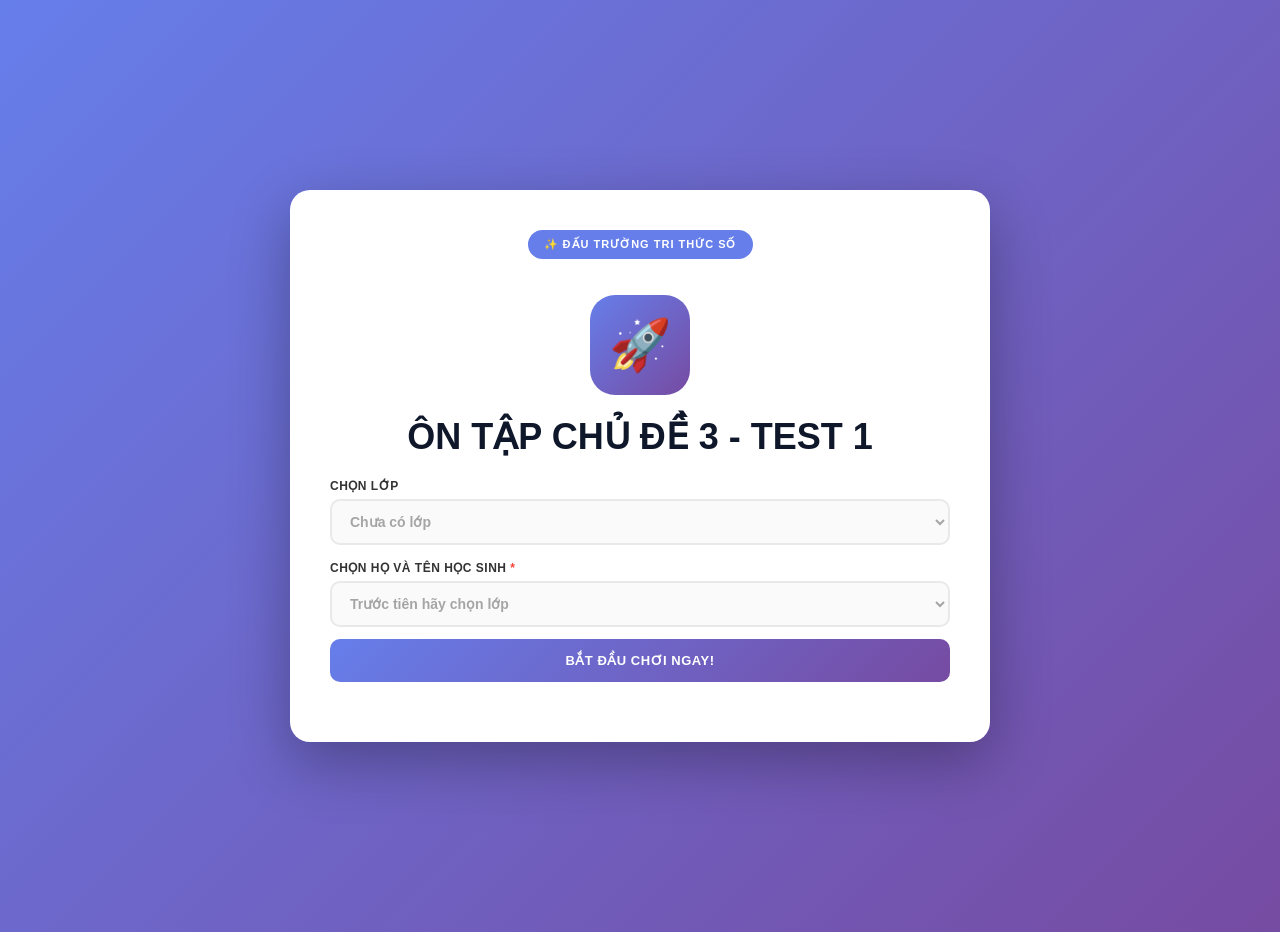
<file: elearning/reviews/topic3.html>
<!DOCTYPE html>
<html lang="vi">

<head>
  <meta charset="UTF-8">
  <meta name="viewport" content="width=device-width, initial-scale=1.0">
  <title>QUẢN LÝ THÔNG TIN</title>
  <link rel="stylesheet" href="../styles.css">
</head>

<body>

  <svg aria-hidden="true" class="icon-definitions" xmlns="http://www.w3.org/2000/svg">
    <symbol id="heart-icon" viewBox="0 0 24 24">
      <path d="M20.8 4.6a5.5 5.5 0 0 0-7.8 0L12 5.7l-1.1-1.1a5.5 5.5 0 0 0-7.8 7.8l1.1 1.1L12 21l7.8-7.5 1.1-1.1a5.5 5.5 0 0 0-.1-7.8Z" fill="currentColor" />
    </symbol>
  </svg>

  <div id="app" data-lives="10"></div>

  <!-- Nạp ngân hàng câu hỏi trước -->
  <script>
    /* =========================================================
   NGÂN HÀNG CÂU HỎI
   Mỗi câu hỏi được khai báo trực tiếp trong quiz.questions.
   Các dạng: multiple-choice, radio, visual-choice, fill-in-blank,
   multiple-select, matching, binary, process-order.
========================================================= */

const quiz = {
  id: "demo-001",
  title: "ÔN TẬP CHỦ ĐỀ 3 - TEST 1",
  questions: [
    {
      type: "radio",
      category: "Dữ liệu – Thông tin – Kiến thức",
      text: "Sau khi xem ứng dụng, Lan biết “Hôm nay nhiệt độ là 39°C”. Nội dung này thuộc loại nào?",
      options: ["Dữ liệu", "Thông tin", "Kiến thức", "Thiên kiến"],
      correct: 1,
      explain: "Thông tin là dữ liệu đã được xử lý hoặc giải thích để mang lại ý nghĩa cho con người."
    },
    {
      type: "visual-choice",
      category: "Dữ liệu – Thông tin – Kiến thức",
      text: "Nam biết rằng “Khi trời nắng nóng, nên uống đủ nước để tránh mất nước”. Đây là:",
      options: ["Dữ liệu", "Thông tin", "Kiến thức", "Dữ liệu thô"],
      icons: ["🧾", "📊", "🧠", "💬"],
      correct: 2,
      explain: "Kiến thức là sự hiểu biết, kinh nghiệm được đúc kết từ thông tin và có thể áp dụng vào thực tế."
    },
    {
      type: "multiple-select",
      category: "Dữ liệu – Thông tin – Kiến thức",
      text: "Hãy tích chọn những gì camera ghi lại ban đầu.",
      options: ["Hình ảnh của lớp học", "Âm thanh của lớp học", "Ý kiến của người xem", "Kiến thức rút ra từ đoạn ghi hình"],
      multipleCorrect: [0, 1],
      explain: "Tín hiệu, hình ảnh, âm thanh thô thu được trực tiếp từ thiết bị là dữ liệu."
    },
    {
      type: "radio",
      category: "Dữ liệu – Thông tin – Kiến thức",
      text: "Vì sao kiến thức khác với dữ liệu?",
      options: ["Kiến thức luôn là con số", "Kiến thức là điều con người hiểu và có thể áp dụng", "Kiến thức không cần kiểm tra", "Kiến thức chỉ do máy tính tạo ra"],
      correct: 1,
      explain: "Kiến thức là kết quả của việc con người tiếp nhận, hiểu và vận dụng thông tin vào hành động."
    },
    {
      type: "matching",
      category: "Dữ liệu – Thông tin – Kiến thức",
      text: "Nối mỗi khái niệm với ví dụ phù hợp.",
      pairs: [["Dữ liệu đầu vào", "Câu hỏi Minh gửi cho AI"], ["Thông tin đầu ra", "Câu trả lời AI gửi lại"], ["Kiến thức", "Điều Minh đã hiểu và có thể áp dụng"]],
      explain: "Câu hỏi được gửi vào là dữ liệu đầu vào; câu trả lời AI đưa ra là thông tin đầu ra; điều Minh hiểu và vận dụng được là kiến thức."
    },
    {
      type: "binary",
      category: "Dữ liệu – Thông tin – Kiến thức",
      text: "Chọn Đúng nếu hành động giúp hình thành kiến thức, chọn Sai nếu chưa đủ để hình thành kiến thức.",
      items: [["Sao chép câu trả lời AI mà không hiểu.", false], ["Đọc và giải thích lại bằng lời của mình.", true], ["Kiểm tra câu trả lời bằng nguồn đáng tin cậy.", true], ["Chỉ nhìn tiêu đề rồi kết luận.", false]],
      explain: "Sao chép thụ động mà không tư duy hay hiểu bài thì chưa thể hình thành kiến thức."
    },
    {
      type: "process-order",
      category: "Dữ liệu – Thông tin – Kiến thức",
      text: "Sắp xếp ba khái niệm theo đúng mối quan hệ từ đầu vào đến kiến thức.",
      steps: ["Dữ liệu", "Thông tin", "Kiến thức"],
      correct: [0, 1, 2],
      explain: "Tiến trình chuẩn: Từ dữ liệu thô xử lý thành thông tin, qua thấu hiểu trở thành kiến thức."
    },
   
    {
      type: "multiple-select",
      category: "Dữ liệu – Thông tin – Kiến thức",
      text: "Tích chọn những việc giúp biến thông tin thành kiến thức.",
      options: ["Sao chép nguyên văn câu trả lời", "Đọc và tự giải thích lại nội dung", "Kiểm tra thông tin rồi thử áp dụng", "Tin AI mà không cần kiểm chứng"],
      multipleCorrect: [1, 2],
      explain: "Quá trình biến thông tin thành kiến thức đòi hỏi học sinh phải chủ động tư duy, phản biện và áp dụng."
    },
    {
      type: "radio",
      category: "Đánh giá thông tin và AI",
      text: "Lan tìm thông tin về hệ Mặt Trời. Một trang có nhiều lỗi chính tả và số liệu mâu thuẫn với sách giáo khoa. Lan nên nghi ngờ tiêu chí nào?",
      options: ["Độ chính xác", "Màu sắc", "Độ dài", "Hình ảnh"],
      correct: 0,
      explain: "Nhiều lỗi chính tả và mâu thuẫn số liệu là dấu hiệu thiếu tính chính xác."
    },
  
    {
      type: "visual-choice",
      category: "Đánh giá thông tin và AI",
      text: "Kết quả nói về lịch sử phần mềm thay vì cách sử dụng phần mềm chưa đạt tiêu chí nào?",
      options: ["Mức độ liên quan", "Độ chính xác", "Độ tin cậy", "Tính cập nhật"],
      icons: ["🔗", "🎯", "🛡️", "🕒"],
      correct: 0,
      explain: "Kết quả không đáp ứng đúng nhu cầu tìm kiếm nghĩa là chưa đảm bảo mức độ liên quan."
    },
    {
      type: "multiple-select",
      category: "Đánh giá thông tin và AI",
      text: "Tích chọn những việc nên làm với câu trả lời AI chưa có nguồn.",
      options: ["Kiểm tra sách hoặc nguồn đáng tin cậy", "Đối chiếu với nguồn độc lập khác", "Tin ngay vì câu trả lời nghe hợp lí", "Chia sẻ trước rồi kiểm tra sau"],
      multipleCorrect: [0, 1],
      explain: "AI có thể tạo ra thông tin bịa đặt (ảo giác AI) nghe rất thuyết phục nên bắt buộc phải kiểm chứng lại."
    },
    {
      type: "radio",
      category: "Đánh giá thông tin và AI",
      text: "Vì sao không nên dùng AI làm nguồn duy nhất cho thông tin quan trọng?",
      options: ["AI không thể trả lời câu hỏi", "AI có thể tạo ra thông tin sai dù câu trả lời nghe hợp lí", "AI luôn trả lời quá ngắn", "AI chỉ dùng được khi không có Internet"],
      correct: 1,
      explain: "Mô hình ngôn ngữ của AI có rủi ro tạo ra câu trả lời sai sự thật."
    },
    {
      type: "process-order",
      category: "Đánh giá thông tin và AI",
      text: "Sắp xếp các bước kiểm tra thông tin AI trước khi đưa vào bài.",
      steps: ["Đọc dữ kiện AI đưa ra", "Tìm nguồn đáng tin cậy", "Đối chiếu dữ kiện với nguồn", "Chỉ sử dụng khi đã kiểm tra"],
      correct: [0, 1, 2, 3],
      explain: "Cần đọc thông tin, tìm nguồn đáng tin cậy để đối chiếu rồi mới sử dụng."
    },
    {
      type: "matching",
      category: "Đánh giá thông tin và AI",
      text: "Nối dấu hiệu của website với cách đánh giá phù hợp.",
      pairs: [["Không ghi tác giả", "Cần tìm hiểu thêm nguồn khác"], ["Không có nguồn tham khảo", "Chưa đủ căn cứ để tin cậy"], ["Giao diện đẹp", "Không tự chứng minh nội dung chính xác"], ["Có nguồn rõ ràng", "Có thể đối chiếu để đánh giá"]],
      explain: "Hãy đánh giá thông tin dựa trên tác giả, nguồn tham khảo và khả năng kiểm chứng; giao diện đẹp không đảm bảo nội dung đúng."
    },
    {
      type: "binary",
      category: "Đánh giá thông tin và AI",
      text: "Chọn Đúng nếu hành động giúp kiểm tra độ chính xác, Sai nếu không giúp kiểm chứng.",
      items: [["Đối chiếu câu trả lời với nguồn khoa học.", true], ["Tin vì câu trả lời nghe tự tin.", false], ["Kiểm tra dữ kiện ở nguồn đáng tin cậy.", true]],
      explain: "Đối chiếu với kiến thức khoa học và nguồn đáng tin cậy giúp xác minh độ chính xác."
    },
    {
      type: "radio",
      category: "Đánh giá thông tin và AI",
      text: "Một học sinh hỏi AI một câu hỏi về bài học nhưng AI trả lời về một chủ đề hoàn toàn khác. Em nên đánh giá kết quả đó là:",
      options: ["Có liên quan cao", "Không phù hợp với yêu cầu", "Chắc chắn chính xác", "Chắc chắn đáng tin cậy"],
      correct: 1,
      explain: "Nội dung chệch hướng thể hiện sự không phù hợp với yêu cầu đề ra."
    },
    {
      type: "matching",
      category: "Đánh giá thông tin và AI",
      text: "Ghép mỗi tiêu chí đánh giá với câu hỏi phù hợp.",
      pairs: [["Độ chính xác", "Thông tin có đúng sự thật không?"], ["Độ tin cậy", "Tác giả và nguồn có đáng tin không?"], ["Mức độ phù hợp", "Thông tin có đáp ứng yêu cầu không?"], ["Mức độ liên quan", "Thông tin có liên quan đến chủ đề không?"]],
      explain: "Đây là các tiêu chí chuẩn giúp đánh giá toàn diện kết quả do AI cung cấp."
    },
    {
      type: "multiple-select",
      category: "Đánh giá thông tin và AI",
      text: "Khi AI đưa ra hai đáp án khác nhau, Mai nên tích chọn những cách làm nào.",
      options: ["Đối chiếu với sách giáo khoa hoặc nguồn đáng tin cậy", "Kiểm tra từ nhiều nguồn độc lập", "Chọn đáp án dài hơn mà không kiểm tra", "Chọn đáp án xuất hiện trước"],
      multipleCorrect: [0, 1],
      explain: "Khi có mâu thuẫn thông tin, đối chiếu nguồn tin cậy là cách giải quyết chính xác nhất."
    },
    {
      type: "visual-choice",
      category: "Quan điểm và thiên kiến",
      text: "Hai học sinh cùng nghe một bài hát. Một bạn thấy hay, bạn kia thấy nhàm chán. Đây là ví dụ về:",
      options: ["Dữ liệu", "Quan điểm khác nhau", "Thiên kiến chắc chắn", "Thông tin sai"],
      icons: ["📊", "👀", "⚖️", "⚠️"],
      correct: 1,
      explain: "Cảm nhận hay/dở mang tính cá nhân, đó chính là quan điểm."
    },
    {
      type: "multiple-select",
      category: "Quan điểm và thiên kiến",
      text: "Tích chọn những yếu tố có thể ảnh hưởng đến quan điểm.",
      options: ["Kinh nghiệm", "Kiến thức", "Niềm tin", "Chỉ tốc độ Internet"],
      multipleCorrect: [0, 1, 2],
      explain: "Quan điểm cá nhân được hình thành từ vốn sống, tri thức và niềm tin riêng."
    },
    {
      type: "radio",
      category: "Quan điểm và thiên kiến",
      text: "Một học sinh nói: “Theo mình, môn Tin học rất thú vị.” Đây chủ yếu là:",
      options: ["Quan điểm", "Dữ liệu thô", "Sự thật tuyệt đối", "Nguồn chính thức"],
      correct: 0,
      explain: "Câu nói thể hiện nhận định đánh giá chủ quan cá nhân."
    },
    {
      type: "binary",
      category: "Quan điểm và thiên kiến",
      text: "Chọn Đúng nếu hành động có thể thể hiện thiên kiến, chọn Sai nếu không thể hiện rõ thiên kiến.",
      items: [["Chỉ chọn thông tin ủng hộ ý kiến của mình.", true], ["Tìm hiểu cả ý kiến trái chiều.", false], ["Bỏ qua mọi bằng chứng không đồng ý với mình.", true]],
      explain: "Thiên kiến xác nhận là xu hướng chỉ tiếp nhận thông tin phù hợp với định kiến có sẵn."
    },
    {
      type: "binary",
      category: "Quan điểm và thiên kiến",
      text: "Chọn Đúng nếu phát biểu có dấu hiệu thiên kiến, chọn Sai nếu là dữ kiện có thể kiểm chứng.",
      items: [["Lớp 5A có 35 học sinh.", false], ["Bài kiểm tra diễn ra vào thứ Hai.", false], ["Môn này tuyệt vời nhất và ai không thích đều sai.", true], ["Bài kiểm tra có 20 câu.", false]],
      explain: "Từ ngữ khẳng định tuyệt đối và bác bỏ các góc nhìn khác thể hiện thiên kiến mạnh mẽ."
    },
    {
      type: "multiple-select",
      category: "Quan điểm và thiên kiến",
      text: "Tích chọn những phát biểu có thể mang tính thiên kiến.",
      options: ["“Sản phẩm này tốt nhất, mọi người đều nên mua ngay!”", "Sản phẩm có ba màu.", "Chỉ nêu ưu điểm và khẳng định ai cũng nên mua.", "Sản phẩm được giới thiệu vào thứ Hai."],
      multipleCorrect: [0, 2],
      explain: "Quảng cáo thường mang xu hướng thiên vị thổi phồng lợi ích sản phẩm."
    },
    {
      type: "radio",
      category: "Quan điểm và thiên kiến",
      text: "Một email viết: “Orson đang tranh cử chủ tịch câu lạc bộ khoa học.” Đây là:",
      options: ["Phát biểu có thể kiểm chứng", "Chắc chắn là thiên kiến", "Quan điểm cá nhân", "Quảng cáo"],
      correct: 0,
      explain: "Sự việc có thật hay không có thể xác minh trực tiếp bằng dữ kiện."
    },
    {
      type: "radio",
      category: "Quan điểm và thiên kiến",
      text: "Một email viết: “Tớ biết Orson ghét khoa học vì bạn ấy không bao giờ tham gia hội chợ khoa học.” Điểm đáng chú ý là:",
      options: ["Có suy luận mang tính chủ quan", "Đây chắc chắn là dữ liệu", "Đây là nguồn chính thức", "Đây là thông tin đã được xác minh"],
      correct: 0,
      explain: "Đánh giá cảm xúc người khác dựa trên một hành vi đơn lẻ là suy luận chủ quan."
    },
    {
      type: "process-order",
      category: "Quan điểm và thiên kiến",
      text: "Sắp xếp cách kiểm tra nhận định về mùa hè năm nay.",
      steps: ["Tìm số liệu nhiệt độ của hai mùa hè", "So sánh dữ liệu cùng khoảng thời gian", "Dựa vào kết quả để đánh giá nhận định"],
      correct: [0, 1, 2],
      explain: "Số liệu đo đạc nhiệt độ thực tế là cơ sở phù hợp để đối chiếu nhận định."
    },
    {
      type: "multiple-select",
      category: "Quan điểm và thiên kiến",
      text: "Tích chọn những câu hỏi có thể giúp phát hiện câu trả lời AI thiếu cân bằng.",
      options: ["AI có bỏ qua quan điểm khác không?", "AI đã nêu cả lợi ích và hạn chế chưa?", "Website có đẹp không?", "Internet có nhanh không?"],
      multipleCorrect: [0, 1],
      explain: "Cần đặt câu hỏi phản biện để phát hiện góc nhìn một chiều của AI."
    },
    {
      type: "matching",
      category: "Quan điểm và thiên kiến",
      text: "Nối nguyên nhân với nguy cơ có thể gây ra cho câu trả lời AI.",
      pairs: [["Dữ liệu có định kiến", "AI có thể lặp lại định kiến"], ["Dữ liệu thiếu đa dạng", "Một số nhóm hoặc quan điểm có thể bị bỏ sót"]],
      explain: "AI học từ dữ liệu do con người tạo ra; dữ liệu có định kiến hoặc thiếu đa dạng có thể khiến câu trả lời thiên lệch."
    },
    {
      type: "radio",
      category: "Quan điểm và thiên kiến",
      text: "Cách đặt câu hỏi nào có thể giúp AI đưa ra câu trả lời cân bằng hơn?",
      options: ["Câu hỏi chỉ yêu cầu AI bảo vệ một phía", "Câu hỏi yêu cầu xem xét nhiều quan điểm", "Câu hỏi yêu cầu AI bỏ qua ý kiến khác", "Câu hỏi yêu cầu AI luôn đồng ý với người hỏi"],
      correct: 1,
      explain: "Yêu cầu AI phân tích đa chiều sẽ nhận được kết quả khách quan hơn."
    },
    {
      type: "multiple-select",
      category: "Quan điểm và thiên kiến",
      text: "Tích chọn cách giúp xem xét đầy đủ cả lợi ích và hạn chế của một lựa chọn.",
      options: ["Yêu cầu AI nêu thêm hạn chế và quan điểm khác", "Đối chiếu với nguồn độc lập", "Tin ngay vì câu trả lời dài", "Bỏ qua mọi thông tin trái chiều"],
      multipleCorrect: [0, 1],
      explain: "Cần yêu cầu thêm thông tin về mặt hạn chế và đối chiếu nguồn để đánh giá toàn diện."
    },
    {
      type: "multiple-select",
      category: "Quan điểm và thiên kiến",
      text: "Tích chọn những dấu hiệu có thể cho thấy bài viết thiên về một phía.",
      options: ["Chỉ nêu lợi ích và bỏ qua hạn chế", "Có số liệu ghi rõ nguồn", "Dùng lời khẳng định tuyệt đối và bác bỏ mọi ý kiến khác", "Trình bày cả ưu điểm lẫn nhược điểm"],
      multipleCorrect: [0, 2],
      explain: "Chỉ đưa tin một chiều hoặc phớt lờ nhược điểm là biểu hiện của bài viết thiên lệch."
    },
  
    {
      type: "matching",
      category: "Quan điểm và thiên kiến",
      text: "Nối mỗi khái niệm với mô tả phù hợp.",
      pairs: [["Phát biểu có thể kiểm chứng", "Có thể đối chiếu bằng dữ kiện"], ["Quan điểm cá nhân", "Thể hiện cách nhìn hoặc cảm nhận riêng"], ["Thiên kiến", "Chỉ chọn thông tin ủng hộ một phía"], ["Đánh giá cân bằng", "Xem xét nhiều quan điểm khác nhau"]],
      explain: "Kiểm chứng dựa vào dữ kiện thực tế; quan điểm thể hiện góc nhìn riêng; đánh giá cân bằng xem xét nhiều phía."
    },
    {
      type: "binary",
      category: "Quan điểm và thiên kiến",
      text: "Chọn Đúng nếu nhận định là dữ kiện có thể kiểm chứng, chọn Sai nếu là ý kiến chủ quan.",
      items: [["Lớp 5A có 35 học sinh.", true], ["Môn Tin học là môn tuyệt vời nhất.", false], ["Bài kiểm tra có 20 câu.", true]],
      explain: "Số lượng học sinh và số câu hỏi là dữ kiện thực tế; cảm nhận tuyệt vời là ý kiến chủ quan."
    },
    {
      type: "process-order",
      category: "Quan điểm và thiên kiến",
      text: "Sắp xếp các bước kiểm tra nhận định “Mùa hè năm nay mát hơn mùa hè năm ngoái”.",
      steps: ["Tìm số liệu nhiệt độ của hai mùa hè", "So sánh dữ liệu cùng khoảng thời gian", "Dựa vào kết quả để đánh giá nhận định"],
      correct: [0, 1, 2],
      explain: "Thực hiện theo trình tự: Thu thập dữ liệu → So sánh → Đưa ra kết luận."
    },
    {
      type: "radio",
      category: "Quan điểm và thiên kiến",
      text: "Muốn AI đưa ra câu trả lời cân bằng hơn, em nên yêu cầu AI làm gì?",
      options: ["Chỉ bảo vệ một phía", "Xem xét nhiều quan điểm và nêu cả ưu điểm, hạn chế", "Bỏ qua ý kiến trái chiều", "Luôn đồng ý với người hỏi"],
      correct: 1,
      explain: "Nhắc AI liệt kê cả ưu điểm và nhược điểm để đảm bảo tính trung lập."
    },
    {
      type: "visual-choice",
      category: "Quan điểm và thiên kiến",
      text: "AI khẳng định chỉ một môn học là quan trọng và các môn khác không cần thiết. Cách đánh giá nào phù hợp nhất?",
      options: ["AI có thể đang thiên về một quan điểm", "AI chắc chắn đã kiểm chứng mọi ý kiến", "Các môn khác thật sự không cần thiết", "Không cần đặt câu hỏi về câu trả lời"],
      icons: ["⚖️", "✅", "📣", "🤔"],
      correct: 0,
      explain: "Mọi môn học đều có vị trí riêng, việc khẳng định chỉ một môn quan trọng thể hiện thiên kiến."
    },
    {
      type: "multiple-select",
      category: "Quan điểm và thiên kiến",
      text: "Tích chọn những việc giúp nhận biết và hạn chế thiên kiến trong câu trả lời của AI.",
      options: ["Yêu cầu AI nêu nhiều quan điểm", "Kiểm tra xem câu trả lời có bỏ qua nhóm hoặc ý kiến nào không", "Tin ngay câu trả lời đầu tiên", "Đối chiếu với nguồn độc lập"],
      multipleCorrect: [0, 1, 3],
      explain: "Để hạn chế thiên kiến: Hỏi đa chiều, kiểm tra thiếu sót và đối chiếu nguồn bên ngoài."
    },
    {
      type: "matching",
      category: "Đánh giá thông tin và AI",
      text: "Ghép đặc điểm nguồn thông tin với cách xử lý phù hợp.",
      pairs: [["Website giáo dục có tác giả, tài liệu tham khảo", "Ưu tiên kiểm tra và đối chiếu thêm"], ["Bài đăng mạng xã hội không ghi nguồn", "Không nên tin ngay, cần kiểm chứng"]],
      explain: "Nguồn có tác giả và tài liệu tham khảo rõ ràng thường dễ đánh giá, đối chiếu hơn; nguồn không ghi xuất xứ cần được kiểm chứng."
    },
 
    {
      type: "process-order",
      category: "Đánh giá thông tin và AI",
      text: "Sắp xếp các bước xử lý khi AI đưa thông tin khác sách giáo khoa.",
      steps: ["Chưa vội chọn một bên", "Tìm thêm nguồn đáng tin cậy", "Đối chiếu các thông tin", "Chỉ sử dụng sau khi đã kiểm tra"],
      correct: [0, 1, 2, 3],
      explain: "Cần bình tĩnh tìm thêm nguồn uy tín để đối chiếu trước khi kết luận và sử dụng thông tin."
    },
    {
      type: "visual-choice",
      category: "Quan điểm và thiên kiến",
      text: "Một học sinh hỏi AI: “Hãy cho em biết môn học nào quan trọng nhất.” AI trả lời rằng chỉ có một môn là quan trọng và các môn khác không cần thiết. Cách đánh giá phù hợp nhất là:",
      options: ["Xem xét khả năng AI đang thiên về một quan điểm", "Tin ngay vì AI đã trả lời", "Kết luận tất cả môn khác đều không quan trọng", "Không cần xem xét các quan điểm khác"],
      icons: ["⚖️", "🤖", "📚", "🔍"],
      correct: 0,
      explain: "Khẳng định mang tính áp đặt của AI có thể phản ánh sự thiên lệch dữ liệu."
    },
    {
      type: "process-order",
      category: "Đánh giá thông tin và AI",
      text: "Sắp xếp các bước sử dụng thông tin có trách nhiệm.",
      steps: ["Thu thập thông tin từ AI và nguồn khác", "Đánh giá, đối chiếu độ tin cậy", "Hiểu nội dung", "Tự diễn đạt lại khi sử dụng"],
      correct: [0, 1, 2, 3],
      explain: "Quy trình chuẩn: Thu thập → Kiểm chứng → Thấu hiểu → Diễn đạt có trách nhiệm."
    }
  ]
};
  </script>
  <!-- Nạp logic xử lý ứng dụng -->
  <script src="script.js"></script>

</body>

</html>
</file>
<file: teacher/styles.css>
* {
      box-sizing: border-box;
    }

    body {
      margin: 0;
      min-height: 100vh;
      font-family: 'Segoe UI', Tahoma, Geneva, Verdana, sans-serif;
      background: linear-gradient(135deg, #667eea 0%, #764ba2 100%);
      color: #0f172a;
      padding: 16px;
    }

    button,
    input,
    select {
      font: inherit;
    }

    button {
      cursor: pointer;
    }

    .app {
      min-height: 100vh;
      display: flex;
      align-items: center;
      justify-content: center;
    }

    .container {
      max-width: 900px;
      width: 100%;
      margin: 0 auto;
    }

    .card {
      background: #fff;
      border-radius: 20px;
      box-shadow: 0 20px 60px rgba(0, 0, 0, 0.3);
      padding: 40px;
    }

    .intro {
      text-align: center;
      max-width: 700px;
      margin: 0 auto;
    }

    .badge {
      display: inline-block;
      background: #667eea;
      color: white;
      padding: 8px 16px;
      border-radius: 20px;
      font-weight: 700;
      font-size: 11px;
      letter-spacing: 1px;
      margin-bottom: 16px;
      text-transform: uppercase;
    }

    .logo {
      width: 100px;
      height: 100px;
      background: linear-gradient(135deg, #667eea, #764ba2);
      border-radius: 25px;
      display: flex;
      align-items: center;
      justify-content: center;
      font-size: 50px;
      margin: 20px auto;
    }

    h1 {
      font-size: 36px;
      margin: 16px 0;
      font-weight: 900;
      line-height: 1.2;
    }

    .gradient-text {
      background: linear-gradient(90deg, #667eea, #764ba2);
      -webkit-background-clip: text;
      -webkit-text-fill-color: transparent;
      background-clip: text;
    }

    .info-box {
      background: #f8f9fa;
      border: 1px solid #e0e0e0;
      border-radius: 12px;
      padding: 16px;
      margin: 20px 0;
      font-size: 14px;
      color: #555;
    }

    .form-group {
      text-align: left;
      margin: 20px 0;
    }

    label {
      display: block;
      font-weight: 700;
      font-size: 12px;
      text-transform: uppercase;
      letter-spacing: 0.5px;
      margin-bottom: 6px;
      color: #333;
    }

    input,
    select {
      width: 100%;
      padding: 12px 14px;
      border: 2px solid #e0e0e0;
      background: #f8f9fa;
      border-radius: 10px;
      font-size: 14px;
      font-weight: 600;
      outline: none;
      transition: all 0.3s;
    }

    input:focus,
    select:focus {
      border-color: #667eea;
      background: white;
      box-shadow: 0 0 0 3px rgba(102, 126, 234, 0.1);
    }

    .error-msg {
      background: #ffebee;
      color: #c62828;
      padding: 12px;
      border-radius: 8px;
      margin-top: 10px;
      font-weight: 600;
      font-size: 13px;
      border-left: 4px solid #c62828;
    }

    .btn {
      border: none;
      border-radius: 10px;
      padding: 14px 24px;
      font-weight: 700;
      text-transform: uppercase;
      letter-spacing: 0.5px;
      transition: all 0.3s;
      cursor: pointer;
      font-size: 13px;
    }

    .btn-primary {
      background: linear-gradient(135deg, #667eea, #764ba2);
      color: white;
      width: 100%;
      margin-top: 12px;
    }

    .btn-primary:hover:not(:disabled) {
      transform: translateY(-2px);
      box-shadow: 0 10px 25px rgba(102, 126, 234, 0.4);
    }

    .btn:disabled {
      opacity: 0.55;
      cursor: not-allowed;
    }

    .btn-secondary {
      background: #f0f0f0;
      color: #333;
      padding: 10px 16px;
      margin-top: 16px;
    }

    .btn-secondary:hover {
      background: #e0e0e0;
    }

    /* HUD */
    .hud {
      display: flex;
      justify-content: space-between;
      align-items: center;
      margin-bottom: 16px;
      flex-wrap: wrap;
      gap: 12px;
    }

    .hud-stats {
      display: flex;
      gap: 12px;
      flex-wrap: wrap;
    }

    .stat-badge {
      background: #f5f5f5;
      border: 2px solid #e0e0e0;
      padding: 8px 12px;
      border-radius: 8px;
      font-weight: 700;
      font-size: 12px;
      min-width: 60px;
      text-align: center;
    }

    .icon-definitions {
      position: absolute;
      width: 0;
      height: 0;
      overflow: hidden;
    }

    .heart-icon {
      width: 1em;
      height: 1em;
      vertical-align: -0.15em;
      color: #c62828;
    }

    .stat-badge.life {
      border-color: #f44336;
      background: #ffebee;
      color: #c62828;
    }

    .stat-badge.score {
      border-color: #ff9800;
      background: #fff3e0;
      color: #e65100;
    }

    .stat-badge.combo {
      border-color: #667eea;
      background: #eef2ff;
      color: #667eea;
    }

    .progress-bar {
      width: 100%;
      height: 6px;
      background: #e0e0e0;
      border-radius: 3px;
      overflow: hidden;
      margin-top: 12px;
    }

    .progress-bar>div {
      height: 100%;
      background: linear-gradient(90deg, #667eea, #764ba2);
      transition: width 0.3s;
    }

    /* Question */
    .question-card {
      min-height: 400px;
      position: relative;
      display: flex;
      flex-direction: column;
      justify-content: space-between;
    }

    .question-header {
      margin-bottom: 20px;
    }

    .question-category {
      font-size: 11px;
      font-weight: 700;
      color: #667eea;
      text-transform: uppercase;
      letter-spacing: 0.5px;
      margin-bottom: 8px;
    }

    .question-text {
      font-size: 20px;
      font-weight: 900;
      color: #0f172a;
      line-height: 1.4;
      margin: 12px 0;
    }

    .question-body {
      flex: 1;
      display: flex;
      flex-direction: column;
      justify-content: center;
      gap: 12px;
    }

    /* Multiple choice */
    .options-grid {
      display: grid;
      grid-template-columns: 1fr 1fr;
      gap: 12px;
    }

    .option-btn {
      background: #f8f9fa;
      border: 2px solid #e0e0e0;
      border-radius: 12px;
      padding: 16px;
      text-align: left;
      font-weight: 600;
      display: flex;
      gap: 12px;
      align-items: flex-start;
      cursor: pointer;
      transition: all 0.2s;
    }

    .option-btn:hover:not(:disabled) {
      border-color: #667eea;
      background: #eef2ff;
    }

    .option-btn:disabled {
      cursor: not-allowed;
    }

    .option-btn.correct {
      background: #e8f5e9;
      border-color: #4caf50;
      color: #1b5e20;
    }

    .option-btn.wrong {
      background: #ffebee;
      border-color: #f44336;
      color: #c62828;
    }

    .option-letter {
      display: flex;
      align-items: center;
      justify-content: center;
      width: 32px;
      height: 32px;
      background: #667eea;
      color: white;
      border-radius: 50%;
      font-weight: 700;
      font-size: 12px;
      flex-shrink: 0;
    }

    /* Fill blank */
    .fill-blank-form {
      display: flex;
      gap: 10px;
      align-items: center;
    }

    .fill-blank-form input {
      flex: 1;
      min-width: 0;
    }

    /* Multiple select */
    .choice-list {
      gap: 10px;
      display: flex;
      flex-direction: column;
    }

    .choice-btn {
      display: flex;
      align-items: center;
      gap: 10px;
      background: #f8f9fa;
      border: 2px solid #e0e0e0;
      padding: 12px;
      border-radius: 10px;
      text-align: left;
      cursor: pointer;
      font-weight: 600;
      font-size: 14px;
      text-transform: none;
      color: #0f172a;
      margin: 0;
      transition: all 0.2s;
    }

    .choice-btn input {
      width: 18px;
      height: 18px;
      flex: 0 0 18px;
      padding: 0;
      border: 0;
      background: transparent;
      box-shadow: none;
      accent-color: #667eea;
    }

    .choice-btn:hover {
      border-color: #667eea;
      background: #eef2ff;
    }

    .choice-btn.selected {
      background: #eef2ff;
      border-color: #667eea;
    }

    .choice-btn.correct {
      background: #e8f5e9;
      border-color: #4caf50;
    }

    .choice-btn.wrong {
      background: #ffebee;
      border-color: #f44336;
    }

    /* Radio */
    .radio-list {
      gap: 10px;
      display: flex;
      flex-direction: column;
    }

    .radio-choice {
      display: flex;
      align-items: center;
      gap: 12px;
      padding: 14px;
      border: 2px solid #e0e0e0;
      border-radius: 10px;
      background: #f8f9fa;
      cursor: pointer;
      font-weight: 600;
      font-size: 14px;
      text-transform: none;
      color: #0f172a;
      margin: 0;
    }

    .radio-choice input {
      width: auto;
      accent-color: #667eea;
    }

    .radio-choice:has(input:checked) {
      border-color: #667eea;
      background: #eef2ff;
    }

    .radio-choice.correct {
      border-color: #4caf50;
      background: #e8f5e9;
      color: #1b5e20;
    }

    .radio-choice.wrong {
      border-color: #f44336;
      background: #ffebee;
      color: #c62828;
    }

    /* Visual */
    .visual-grid {
      display: grid;
      grid-template-columns: repeat(2, 1fr);
      gap: 12px;
    }

    .visual-choice {
      min-height: 120px;
      display: flex;
      flex-direction: column;
      align-items: center;
      justify-content: center;
      gap: 8px;
      padding: 14px;
      border: 2px solid #e0e0e0;
      border-radius: 12px;
      background: #f8f9fa;
      font-weight: 700;
      text-align: center;
      cursor: pointer;
    }

    .visual-choice:hover:not(:disabled) {
      border-color: #667eea;
      background: #eef2ff;
    }

    .visual-choice.selected {
      border-color: #667eea;
      background: #eef2ff;
    }

    .visual-choice.correct {
      border-color: #4caf50;
      background: #e8f5e9;
    }

    .visual-choice.wrong {
      border-color: #f44336;
      background: #ffebee;
    }

    .visual-icon {
      font-size: 34px;
    }

    .visual-choice:disabled {
      cursor: not-allowed;
    }

    /* Matching */
    .matching-grid {
      display: grid;
      grid-template-columns: 1fr 1fr;
      gap: 20px;
    }

    .matching-col h4 {
      font-size: 13px;
      font-weight: 700;
      margin-bottom: 12px;
      text-transform: uppercase;
      color: #667eea;
    }

    .matching-item {
      width: 100%;
      background: #f8f9fa;
      border: 2px solid #e0e0e0;
      padding: 12px;
      border-radius: 10px;
      cursor: pointer;
      font-weight: 600;
      transition: all 0.2s;
      margin-bottom: 8px;
      text-align: left;
    }

    .matching-item:hover:not(:disabled) {
      border-color: #667eea;
      background: #eef2ff;
    }

    .matching-item.active {
      background: #667eea;
      color: white;
      border-color: #667eea;
    }

    .matching-item.paired {
      background: #e8f5e9;
      border-color: #4caf50;
      color: #1b5e20;
    }

    .matching-item:disabled {
      cursor: not-allowed;
      opacity: 0.9;
    }

    /* Binary */
    .binary-items {
      gap: 12px;
      display: flex;
      flex-direction: column;
    }

    .binary-item {
      display: flex;
      justify-content: space-between;
      align-items: center;
      background: #f8f9fa;
      padding: 12px;
      border-radius: 10px;
      gap: 12px;
    }

    .binary-buttons {
      display: flex;
      gap: 8px;
    }

    .binary-btn {
      padding: 8px 14px;
      border: 2px solid #e0e0e0;
      background: white;
      border-radius: 8px;
      font-weight: 700;
      cursor: pointer;
      transition: all 0.2s;
      font-size: 12px;
    }

    .binary-btn:hover {
      border-color: #667eea;
    }

    .binary-btn.yes.active {
      background: #4caf50;
      color: white;
      border-color: #4caf50;
    }

    .binary-btn.no.active {
      background: #f44336;
      color: white;
      border-color: #f44336;
    }

    /* Order */
    .order-items {
      gap: 10px;
      display: flex;
      flex-direction: column;
    }

    .order-item {
      display: flex;
      justify-content: space-between;
      align-items: center;
      background: #f8f9fa;
      padding: 12px;
      border-radius: 10px;
      gap: 12px;
    }

    .order-step {
      display: flex;
      align-items: center;
      gap: 10px;
    }

    .order-number {
      display: flex;
      align-items: center;
      justify-content: center;
      width: 28px;
      height: 28px;
      background: #667eea;
      color: white;
      border-radius: 50%;
      font-weight: 700;
      font-size: 12px;
    }

    .order-buttons {
      display: flex;
      gap: 4px;
    }

    .order-btn {
      padding: 6px 10px;
      border: 1px solid #e0e0e0;
      background: white;
      border-radius: 6px;
      cursor: pointer;
      font-size: 12px;
      transition: all 0.2s;
    }

    .order-btn:hover:not(:disabled) {
      background: #f0f0f0;
    }

    .order-btn:disabled {
      opacity: 0.3;
      cursor: not-allowed;
    }

    /* Feedback */
    .feedback-overlay {
      position: absolute;
      inset: 0;
      background: rgba(255, 255, 255, 0.96);
      backdrop-filter: blur(6px);
      border-radius: 20px;
      padding: 28px;
      display: flex;
      flex-direction: column;
      align-items: center;
      justify-content: center;
      gap: 18px;
      animation: fadeIn 0.3s;
    }

    .feedback-overlay > div {
      width: 100%;
    }

    @keyframes fadeIn {
      from {
        opacity: 0;
      }

      to {
        opacity: 1;
      }
    }

    .feedback-status {
      padding: 14px;
      border-radius: 10px;
      text-align: center;
      font-weight: 700;
      margin-bottom: 12px;
    }

    .feedback-status.correct {
      background: #e8f5e9;
      color: #1b5e20;
      border: 2px solid #4caf50;
    }

    .feedback-status.wrong {
      background: #ffebee;
      color: #c62828;
      border: 2px solid #f44336;
    }

    .feedback-explain {
      background: linear-gradient(135deg, #f8faff, #f2f4ff);
      border: 1px solid #d9defa;
      border-left: 5px solid #667eea;
      border-radius: 12px;
      padding: 16px 18px;
      margin-bottom: 12px;
      box-shadow: 0 5px 16px rgba(51, 65, 140, 0.08);
      font-weight: 600;
      font-size: 15px;
      line-height: 1.6;
      text-transform: none;
      color: #263252;
    }

    .feedback-explain strong {
      color: #4f46a5;
      font-weight: 800;
    }

    .btn-next {
      width: 100%;
      max-width: 360px;
    }

    .btn-next {
      background: linear-gradient(135deg, #667eea, #764ba2);
      color: white;
      padding: 14px;
      border: none;
      border-radius: 10px;
      font-weight: 700;
      cursor: pointer;
      text-transform: uppercase;
      font-size: 13px;
      letter-spacing: 0.5px;
      transition: all 0.3s;
    }

    .btn-next:hover {
      transform: translateY(-2px);
      box-shadow: 0 10px 25px rgba(102, 126, 234, 0.4);
    }

    /* Result */
    .result-card {
      text-align: center;
      max-width: 600px;
      margin: 0 auto;
    }

    .trophy {
      font-size: 80px;
      margin-bottom: 12px;
    }

    .score-big {
      font-size: 56px;
      font-weight: 900;
      color: #667eea;
      margin: 16px 0;
    }

    .result-actions {
      display: grid;
      grid-template-columns: 1fr 1fr;
      gap: 12px;
      margin-top: 20px;
    }

    .result-actions .btn {
      margin-top: 0;
      padding: 14px;
    }

    @media (max-width: 768px) {
      .card {
        padding: 24px;
      }

      .options-grid,
      .matching-grid,
      .result-actions {
        grid-template-columns: 1fr;
      }

      h1 {
        font-size: 26px;
      }

      .question-text {
        font-size: 18px;
      }

      .hud {
        flex-direction: column;
        align-items: flex-start;
      }

      .binary-item {
        flex-direction: column;
        align-items: flex-start;
      }

      .binary-buttons {
        width: 100%;
      }

      .binary-btn {
        flex: 1;
      }
    }

    /* Teacher question authoring */
    .teacher-heading {
      text-align: center;
      margin-bottom: 24px;
    }

    .teacher-heading p {
      color: #555;
      line-height: 1.5;
    }

    .teacher-form {
      margin: 24px 0;
    }

    .teacher-form textarea {
      width: 100%;
      padding: 12px 14px;
      border: 2px solid #e0e0e0;
      background: #f8f9fa;
      border-radius: 10px;
      font: inherit;
      resize: vertical;
    }

    .teacher-form textarea:focus {
      border-color: #667eea;
      background: white;
      outline: none;
      box-shadow: 0 0 0 3px rgba(102, 126, 234, 0.1);
    }

    .teacher-options {
      display: grid;
      grid-template-columns: 1fr 1fr;
      gap: 0 16px;
    }

    .teacher-question-list {
      margin: 28px 0 16px;
      padding: 18px;
      background: #f8f9fa;
      border-radius: 12px;
    }

    .teacher-question-list h2 {
      font-size: 18px;
      margin: 0 0 12px;
    }

    .teacher-question-list ol {
      padding-left: 24px;
    }

    .teacher-question-list li {
      padding: 10px 0;
      border-bottom: 1px solid #e0e0e0;
    }

    .remove-question {
      float: right;
      border: 0;
      border-radius: 6px;
      padding: 5px 9px;
      background: #ffebee;
      color: #c62828;
    }

    .teacher-actions {
      display: grid;
      grid-template-columns: 1fr 1fr;
      gap: 12px;
    }

    @media (max-width: 768px) {
      .teacher-options,
      .teacher-actions {
        grid-template-columns: 1fr;
      }
    }

    /* Standalone teacher question builder */
    .teacher-workspace {
      position: fixed;
      inset: 0;
      z-index: 1000;
      overflow-y: auto;
      background: #f3f5fa;
      color: #182238;
      font-family: 'Segoe UI', Tahoma, Geneva, Verdana, sans-serif;
    }

    .teacher-topbar {
      height: 68px;
      padding: 0 5vw;
      display: flex;
      align-items: center;
      justify-content: space-between;
      background: #fff;
      border-bottom: 1px solid #e6e9f0;
    }

    .teacher-brand {
      display: flex;
      align-items: center;
      gap: 10px;
      color: #24304b;
      font-size: 12px;
      font-weight: 900;
      letter-spacing: 1.2px;
    }

    .teacher-brand-icon {
      width: 30px;
      height: 30px;
      display: grid;
      place-items: center;
      border-radius: 9px;
      background: #eef0ff;
      color: #665de8;
      font-size: 18px;
    }

    .teacher-back {
      border: 0;
      background: transparent;
      color: #5c6680;
      font-size: 13px;
      font-weight: 700;
    }

    .teacher-back:hover {
      color: #665de8;
    }

    .teacher-layout {
      width: min(1180px, 92vw);
      margin: 48px auto;
      display: grid;
      grid-template-columns: minmax(240px, 0.72fr) minmax(0, 1.5fr);
      gap: 48px;
      align-items: start;
    }

    .teacher-intro-panel {
      position: sticky;
      top: 42px;
      padding: 20px 0;
    }

    .teacher-eyebrow {
      color: #7068e8;
      font-size: 10px;
      font-weight: 900;
      letter-spacing: 1.8px;
    }

    .teacher-intro-panel h1 {
      margin: 18px 0;
      color: #202a43;
      font-size: clamp(30px, 4vw, 45px);
      line-height: 1.12;
      letter-spacing: -1.5px;
    }

    .teacher-intro-panel h1 span {
      color: #7068e8;
    }

    .teacher-intro-panel > p {
      max-width: 340px;
      margin: 0 0 28px;
      color: #70798e;
      font-size: 14px;
      line-height: 1.7;
    }

    .teacher-type-note {
      display: flex;
      flex-direction: column;
      gap: 4px;
      margin: 12px 0;
      padding: 14px 16px;
      border: 1px solid #e5e8f1;
      border-radius: 12px;
      background: rgba(255, 255, 255, 0.72);
      font-size: 12px;
    }

    .teacher-type-note strong {
      color: #4843b5;
      font-size: 13px;
    }

    .teacher-type-note span {
      color: #778096;
    }

    .teacher-editor {
      padding: 32px;
      border: 1px solid #e6e9f0;
      border-radius: 20px;
      background: #fff;
      box-shadow: 0 18px 50px rgba(35, 48, 82, 0.08);
    }

    .teacher-editor-heading,
    .teacher-list-heading {
      display: flex;
      align-items: center;
      justify-content: space-between;
      gap: 14px;
    }

    .teacher-editor-heading h2 {
      margin: 6px 0 0;
      color: #202a43;
      font-size: 22px;
    }

    .teacher-count,
    .teacher-list-heading > span {
      padding: 7px 10px;
      border-radius: 20px;
      background: #f0efff;
      color: #5d56ce;
      font-size: 11px;
      font-weight: 800;
      white-space: nowrap;
    }

    .teacher-meta-grid,
    .teacher-options-grid {
      display: grid;
      grid-template-columns: 1fr 1fr;
      gap: 0 16px;
    }

    .teacher-meta-grid {
      margin: 24px 0 6px;
      padding-bottom: 14px;
      border-bottom: 1px solid #edf0f5;
    }

    .teacher-workspace .teacher-field {
      margin: 12px 0;
      text-align: left;
    }

    .teacher-workspace .teacher-field label,
    .teacher-correct-field legend {
      display: block;
      margin-bottom: 7px;
      color: #424d65;
      font-size: 11px;
      font-weight: 800;
      letter-spacing: 0.2px;
      text-transform: none;
    }

    .teacher-workspace .teacher-field label span {
      color: #969caf;
      font-weight: 500;
    }

    .teacher-workspace .teacher-field input,
    .teacher-workspace .teacher-field select,
    .teacher-workspace .teacher-field textarea {
      width: 100%;
      padding: 11px 12px;
      border: 1px solid #dfe3ed;
      border-radius: 9px;
      background: #fbfcfe;
      color: #202a43;
      font-size: 13px;
      font-weight: 500;
      outline: none;
      transition: border-color 0.2s, box-shadow 0.2s;
    }

    .teacher-workspace .teacher-field textarea {
      resize: vertical;
    }

    .teacher-workspace .teacher-field input:focus,
    .teacher-workspace .teacher-field select:focus,
    .teacher-workspace .teacher-field textarea:focus {
      border-color: #7770e8;
      background: #fff;
      box-shadow: 0 0 0 3px rgba(112, 104, 232, 0.12);
    }

    .teacher-question-form {
      margin-top: 24px;
    }

    .teacher-question-form-heading {
      display: flex;
      align-items: center;
      gap: 12px;
      margin-bottom: 12px;
    }

    .teacher-step {
      width: 34px;
      height: 34px;
      display: grid;
      place-items: center;
      border-radius: 10px;
      background: #efefff;
      color: #625bd4;
      font-size: 12px;
      font-weight: 900;
    }

    .teacher-question-form-heading h3,
    .teacher-list-heading h3 {
      margin: 0;
      color: #26314a;
      font-size: 15px;
    }

    .teacher-question-form-heading p {
      margin: 3px 0 0;
      color: #8790a4;
      font-size: 11px;
    }

    .teacher-type-field {
      max-width: 400px;
    }

    .teacher-correct-field {
      min-width: 0;
      margin: 8px 0 16px;
      padding: 12px;
      border: 1px solid #e7eaf1;
      border-radius: 11px;
    }

    .teacher-correct-field legend {
      padding: 0 5px;
    }

    #teacherCorrectOptions {
      display: grid;
      grid-template-columns: 1fr 1fr;
      gap: 8px;
    }

    .teacher-correct-option {
      display: flex;
      align-items: center;
      gap: 8px;
      min-width: 0;
      padding: 10px;
      border: 1px solid #e8eaf1;
      border-radius: 8px;
      color: #4b556d;
      cursor: pointer;
      font-size: 12px;
      font-weight: 600;
      text-transform: none;
    }

    .teacher-correct-option:has(input:checked) {
      border-color: #837ced;
      background: #f4f3ff;
    }

    .teacher-workspace .teacher-correct-option input {
      width: 16px;
      height: 16px;
      flex: 0 0 16px;
      margin: 0;
      padding: 0;
      accent-color: #7068e8;
    }

    .teacher-correct-option span:last-child {
      overflow: hidden;
      text-overflow: ellipsis;
    }

    .teacher-add-button,
    .teacher-save-button {
      min-height: 44px;
      padding: 11px 18px;
      border: 0;
      border-radius: 9px;
      background: #242d46;
      color: #fff;
      font-size: 12px;
      font-weight: 800;
      transition: transform 0.2s, background 0.2s;
    }

    .teacher-add-button:hover,
    .teacher-save-button:hover:not(:disabled) {
      transform: translateY(-1px);
      background: #514bb8;
    }

    .teacher-question-list {
      margin: 28px 0 16px;
      padding: 18px;
      border: 1px solid #e8eaf1;
      border-radius: 12px;
      background: #fafbfe;
    }

    .teacher-question-list ol {
      margin: 12px 0 0;
      padding: 0;
      list-style: none;
    }

    .teacher-question-list li {
      display: flex;
      align-items: center;
      justify-content: space-between;
      gap: 12px;
      padding: 11px 0;
      border-bottom: 1px solid #eceef4;
      color: #434d64;
      font-size: 12px;
    }

    .teacher-question-list li > div {
      display: flex;
      align-items: center;
      gap: 9px;
      min-width: 0;
    }

    .teacher-question-list li > div > span:last-child {
      overflow: hidden;
      text-overflow: ellipsis;
    }

    .teacher-question-type-tag {
      flex: 0 0 auto;
      padding: 4px 6px;
      border-radius: 5px;
      background: #efefff;
      color: #5d56ce;
      font-size: 9px;
      font-weight: 900;
    }

    .teacher-remove-question {
      flex: 0 0 auto;
      border: 0;
      border-radius: 6px;
      padding: 6px 9px;
      background: #fff0f0;
      color: #bd4e57;
      font-size: 11px;
      font-weight: 700;
    }

    .teacher-empty-list {
      margin: 12px 0 0;
      color: #8991a4;
      font-size: 12px;
      line-height: 1.5;
    }

    .teacher-save-status {
      margin: 10px 0;
      color: #59647d;
      font-size: 12px;
      line-height: 1.5;
    }

    .teacher-save-button {
      width: 100%;
      background: linear-gradient(110deg, #7068e8, #8c62d8);
    }

    .teacher-save-button:disabled {
      opacity: 0.48;
      cursor: not-allowed;
    }

    @media (max-width: 800px) {
      .teacher-layout {
        width: min(680px, 92vw);
        margin: 28px auto;
        grid-template-columns: 1fr;
        gap: 16px;
      }

      .teacher-intro-panel {
        position: static;
        padding: 10px 0;
      }

      .teacher-intro-panel h1 {
        margin: 10px 0;
        font-size: 34px;
      }

      .teacher-intro-panel > p {
        margin-bottom: 14px;
      }

      .teacher-type-note {
        display: inline-flex;
        margin: 5px 6px 5px 0;
        padding: 10px;
      }
    }

    @media (max-width: 520px) {
      .teacher-topbar {
        height: 58px;
        padding: 0 4vw;
      }

      .teacher-brand {
        font-size: 10px;
      }

      .teacher-back {
        font-size: 11px;
      }

      .teacher-editor {
        padding: 20px 16px;
      }

      .teacher-meta-grid,
      .teacher-options-grid,
      #teacherCorrectOptions {
        grid-template-columns: 1fr;
      }
    }
</file>
<file: elearning/styles.css>
* {
      box-sizing: border-box;
    }

    body {
      margin: 0;
      min-height: 100vh;
      font-family: 'Segoe UI', Tahoma, Geneva, Verdana, sans-serif;
      background: linear-gradient(135deg, #667eea 0%, #764ba2 100%);
      color: #0f172a;
      padding: 16px;
    }

    button,
    input,
    select {
      font: inherit;
    }

    button {
      cursor: pointer;
    }

    .app {
      min-height: 100vh;
      display: flex;
      align-items: center;
      justify-content: center;
    }

    .container {
      max-width: 900px;
      width: 100%;
      margin: 0 auto;
    }

    .card {
      background: #fff;
      border-radius: 20px;
      box-shadow: 0 20px 60px rgba(0, 0, 0, 0.3);
      padding: 40px;
    }

    .intro {
      text-align: center;
      max-width: 700px;
      margin: 0 auto;
    }

    .badge {
      display: inline-block;
      background: #667eea;
      color: white;
      padding: 8px 16px;
      border-radius: 20px;
      font-weight: 700;
      font-size: 11px;
      letter-spacing: 1px;
      margin-bottom: 16px;
      text-transform: uppercase;
    }

    .logo {
      width: 100px;
      height: 100px;
      background: linear-gradient(135deg, #667eea, #764ba2);
      border-radius: 25px;
      display: flex;
      align-items: center;
      justify-content: center;
      font-size: 50px;
      margin: 20px auto;
    }

    h1 {
      font-size: 36px;
      margin: 16px 0;
      font-weight: 900;
      line-height: 1.2;
    }

    .gradient-text {
      background: linear-gradient(90deg, #667eea, #764ba2);
      -webkit-background-clip: text;
      -webkit-text-fill-color: transparent;
      background-clip: text;
    }

    .info-box {
      background: #f8f9fa;
      border: 1px solid #e0e0e0;
      border-radius: 12px;
      padding: 16px;
      margin: 20px 0;
      font-size: 14px;
      color: #555;
    }

    .form-group {
      text-align: left;
      margin: 20px 0;
    }

    label {
      display: block;
      font-weight: 700;
      font-size: 12px;
      text-transform: uppercase;
      letter-spacing: 0.5px;
      margin-bottom: 6px;
      color: #333;
    }

    input,
    select {
      width: 100%;
      padding: 12px 14px;
      border: 2px solid #e0e0e0;
      background: #f8f9fa;
      border-radius: 10px;
      font-size: 14px;
      font-weight: 600;
      outline: none;
      transition: all 0.3s;
    }

    input:focus,
    select:focus {
      border-color: #667eea;
      background: white;
      box-shadow: 0 0 0 3px rgba(102, 126, 234, 0.1);
    }

    .error-msg {
      background: #ffebee;
      color: #c62828;
      padding: 12px;
      border-radius: 8px;
      margin-top: 10px;
      font-weight: 600;
      font-size: 13px;
      border-left: 4px solid #c62828;
    }

    .btn {
      border: none;
      border-radius: 10px;
      padding: 14px 24px;
      font-weight: 700;
      text-transform: uppercase;
      letter-spacing: 0.5px;
      transition: all 0.3s;
      cursor: pointer;
      font-size: 13px;
    }

    .btn-primary {
      background: linear-gradient(135deg, #667eea, #764ba2);
      color: white;
      width: 100%;
      margin-top: 12px;
    }

    .btn-primary:hover:not(:disabled) {
      transform: translateY(-2px);
      box-shadow: 0 10px 25px rgba(102, 126, 234, 0.4);
    }

    .btn:disabled {
      opacity: 0.55;
      cursor: not-allowed;
    }

    .btn-secondary {
      background: #f0f0f0;
      color: #333;
      padding: 10px 16px;
      margin-top: 16px;
    }

    .btn-secondary:hover {
      background: #e0e0e0;
    }

    /* HUD */
    .hud {
      display: flex;
      justify-content: space-between;
      align-items: center;
      margin-bottom: 16px;
      flex-wrap: wrap;
      gap: 12px;
    }

    .hud-stats {
      display: flex;
      gap: 12px;
      flex-wrap: wrap;
    }

    .stat-badge {
      background: #f5f5f5;
      border: 2px solid #e0e0e0;
      padding: 8px 12px;
      border-radius: 8px;
      font-weight: 700;
      font-size: 12px;
      min-width: 60px;
      text-align: center;
    }

    .icon-definitions {
      position: absolute;
      width: 0;
      height: 0;
      overflow: hidden;
    }

    .heart-icon {
      width: 1em;
      height: 1em;
      vertical-align: -0.15em;
      color: #c62828;
    }

    .stat-badge.life {
      border-color: #f44336;
      background: #ffebee;
      color: #c62828;
    }

    .stat-badge.score {
      border-color: #ff9800;
      background: #fff3e0;
      color: #e65100;
    }

    .stat-badge.combo {
      border-color: #667eea;
      background: #eef2ff;
      color: #667eea;
    }

    .progress-bar {
      width: 100%;
      height: 6px;
      background: #e0e0e0;
      border-radius: 3px;
      overflow: hidden;
      margin-top: 12px;
    }

    .progress-bar>div {
      height: 100%;
      background: linear-gradient(90deg, #667eea, #764ba2);
      transition: width 0.3s;
    }

    /* Question */
    .question-card {
      min-height: 400px;
      position: relative;
      display: flex;
      flex-direction: column;
      justify-content: space-between;
    }

    .question-header {
      margin-bottom: 20px;
    }

    .question-category {
      font-size: 11px;
      font-weight: 700;
      color: #667eea;
      text-transform: uppercase;
      letter-spacing: 0.5px;
      margin-bottom: 8px;
    }

    .question-text {
      font-size: 20px;
      font-weight: 900;
      color: #0f172a;
      line-height: 1.4;
      margin: 12px 0;
    }

    .question-body {
      flex: 1;
      display: flex;
      flex-direction: column;
      justify-content: center;
      gap: 12px;
    }

    /* Multiple choice */
    .options-grid {
      display: grid;
      grid-template-columns: 1fr 1fr;
      gap: 12px;
    }

    .option-btn {
      background: #f8f9fa;
      border: 2px solid #e0e0e0;
      border-radius: 12px;
      padding: 16px;
      text-align: left;
      font-weight: 600;
      display: flex;
      gap: 12px;
      align-items: flex-start;
      cursor: pointer;
      transition: all 0.2s;
    }

    .option-btn:hover:not(:disabled) {
      border-color: #667eea;
      background: #eef2ff;
    }

    .option-btn:disabled {
      cursor: not-allowed;
    }

    .option-btn.correct {
      background: #e8f5e9;
      border-color: #4caf50;
      color: #1b5e20;
    }

    .option-btn.wrong {
      background: #ffebee;
      border-color: #f44336;
      color: #c62828;
    }

    .option-letter {
      display: flex;
      align-items: center;
      justify-content: center;
      width: 32px;
      height: 32px;
      background: #667eea;
      color: white;
      border-radius: 50%;
      font-weight: 700;
      font-size: 12px;
      flex-shrink: 0;
    }

    /* Fill blank */
    .fill-blank-form {
      display: flex;
      gap: 10px;
      align-items: center;
    }

    .fill-blank-form input {
      flex: 1;
      min-width: 0;
    }

    /* Multiple select */
    .choice-list {
      gap: 10px;
      display: flex;
      flex-direction: column;
    }

    .choice-btn {
      display: flex;
      align-items: center;
      gap: 10px;
      background: #f8f9fa;
      border: 2px solid #e0e0e0;
      padding: 12px;
      border-radius: 10px;
      text-align: left;
      cursor: pointer;
      font-weight: 600;
      font-size: 14px;
      text-transform: none;
      color: #0f172a;
      margin: 0;
      transition: all 0.2s;
    }

    .choice-btn input {
      width: 18px;
      height: 18px;
      flex: 0 0 18px;
      padding: 0;
      border: 0;
      background: transparent;
      box-shadow: none;
      accent-color: #667eea;
    }

    .choice-btn:hover {
      border-color: #667eea;
      background: #eef2ff;
    }

    .choice-btn.selected {
      background: #eef2ff;
      border-color: #667eea;
    }

    .choice-btn.correct {
      background: #e8f5e9;
      border-color: #4caf50;
    }

    .choice-btn.wrong {
      background: #ffebee;
      border-color: #f44336;
    }

    /* Radio */
    .radio-list {
      gap: 10px;
      display: flex;
      flex-direction: column;
    }

    .radio-choice {
      display: flex;
      align-items: center;
      gap: 12px;
      padding: 14px;
      border: 2px solid #e0e0e0;
      border-radius: 10px;
      background: #f8f9fa;
      cursor: pointer;
      font-weight: 600;
      font-size: 14px;
      text-transform: none;
      color: #0f172a;
      margin: 0;
    }

    .radio-choice input {
      width: auto;
      accent-color: #667eea;
    }

    .radio-choice:has(input:checked) {
      border-color: #667eea;
      background: #eef2ff;
    }

    .radio-choice.correct {
      border-color: #4caf50;
      background: #e8f5e9;
      color: #1b5e20;
    }

    .radio-choice.wrong {
      border-color: #f44336;
      background: #ffebee;
      color: #c62828;
    }

    /* Visual */
    .visual-grid {
      display: grid;
      grid-template-columns: repeat(2, 1fr);
      gap: 12px;
    }

    .visual-choice {
      min-height: 120px;
      display: flex;
      flex-direction: column;
      align-items: center;
      justify-content: center;
      gap: 8px;
      padding: 14px;
      border: 2px solid #e0e0e0;
      border-radius: 12px;
      background: #f8f9fa;
      font-weight: 700;
      text-align: center;
      cursor: pointer;
    }

    .visual-choice:hover:not(:disabled) {
      border-color: #667eea;
      background: #eef2ff;
    }

    .visual-choice.selected {
      border-color: #667eea;
      background: #eef2ff;
    }

    .visual-choice.correct {
      border-color: #4caf50;
      background: #e8f5e9;
    }

    .visual-choice.wrong {
      border-color: #f44336;
      background: #ffebee;
    }

    .visual-icon {
      font-size: 34px;
    }

    .visual-choice:disabled {
      cursor: not-allowed;
    }

    /* Matching */
    .matching-grid {
      display: grid;
      grid-template-columns: 1fr 1fr;
      gap: 20px;
    }

    .matching-col h4 {
      font-size: 13px;
      font-weight: 700;
      margin-bottom: 12px;
      text-transform: uppercase;
      color: #667eea;
    }

    .matching-item {
      width: 100%;
      background: #f8f9fa;
      border: 2px solid #e0e0e0;
      padding: 12px;
      border-radius: 10px;
      cursor: pointer;
      font-weight: 600;
      transition: all 0.2s;
      margin-bottom: 8px;
      text-align: left;
    }

    .matching-item:hover:not(:disabled) {
      border-color: #667eea;
      background: #eef2ff;
    }

    .matching-item.active {
      background: #667eea;
      color: white;
      border-color: #667eea;
    }

    .matching-item.paired {
      background: #e8f5e9;
      border-color: #4caf50;
      color: #1b5e20;
    }

    .matching-item:disabled {
      cursor: not-allowed;
      opacity: 0.9;
    }

    /* Binary */
    .binary-items {
      gap: 12px;
      display: flex;
      flex-direction: column;
    }

    .binary-item {
      display: flex;
      justify-content: space-between;
      align-items: center;
      background: #f8f9fa;
      padding: 12px;
      border-radius: 10px;
      gap: 12px;
    }

    .binary-buttons {
      display: flex;
      gap: 8px;
    }

    .binary-btn {
      padding: 8px 14px;
      border: 2px solid #e0e0e0;
      background: white;
      border-radius: 8px;
      font-weight: 700;
      cursor: pointer;
      transition: all 0.2s;
      font-size: 12px;
    }

    .binary-btn:hover {
      border-color: #667eea;
    }

    .binary-btn.yes.active {
      background: #4caf50;
      color: white;
      border-color: #4caf50;
    }

    .binary-btn.no.active {
      background: #f44336;
      color: white;
      border-color: #f44336;
    }

    /* Order */
    .order-items {
      gap: 10px;
      display: flex;
      flex-direction: column;
    }

    .order-item {
      display: flex;
      justify-content: space-between;
      align-items: center;
      background: #f8f9fa;
      padding: 12px;
      border-radius: 10px;
      gap: 12px;
    }

    .order-step {
      display: flex;
      align-items: center;
      gap: 10px;
    }

    .order-number {
      display: flex;
      align-items: center;
      justify-content: center;
      width: 28px;
      height: 28px;
      background: #667eea;
      color: white;
      border-radius: 50%;
      font-weight: 700;
      font-size: 12px;
    }

    .order-buttons {
      display: flex;
      gap: 4px;
    }

    .order-btn {
      padding: 6px 10px;
      border: 1px solid #e0e0e0;
      background: white;
      border-radius: 6px;
      cursor: pointer;
      font-size: 12px;
      transition: all 0.2s;
    }

    .order-btn:hover:not(:disabled) {
      background: #f0f0f0;
    }

    .order-btn:disabled {
      opacity: 0.3;
      cursor: not-allowed;
    }

    /* Feedback */
    .feedback-overlay {
      position: absolute;
      inset: 0;
      background: rgba(255, 255, 255, 0.96);
      backdrop-filter: blur(6px);
      border-radius: 20px;
      padding: 28px;
      display: flex;
      flex-direction: column;
      align-items: center;
      justify-content: center;
      gap: 18px;
      animation: fadeIn 0.3s;
    }

    .feedback-overlay > div {
      width: 100%;
    }

    @keyframes fadeIn {
      from {
        opacity: 0;
      }

      to {
        opacity: 1;
      }
    }

    .feedback-status {
      padding: 14px;
      border-radius: 10px;
      text-align: center;
      font-weight: 700;
      margin-bottom: 12px;
    }

    .feedback-status.correct {
      background: #e8f5e9;
      color: #1b5e20;
      border: 2px solid #4caf50;
    }

    .feedback-status.wrong {
      background: #ffebee;
      color: #c62828;
      border: 2px solid #f44336;
    }

    .feedback-explain {
      background: linear-gradient(135deg, #f8faff, #f2f4ff);
      border: 1px solid #d9defa;
      border-left: 5px solid #667eea;
      border-radius: 12px;
      padding: 16px 18px;
      margin-bottom: 12px;
      box-shadow: 0 5px 16px rgba(51, 65, 140, 0.08);
      font-weight: 600;
      font-size: 15px;
      line-height: 1.6;
      text-transform: none;
      color: #263252;
    }

    .feedback-explain strong {
      color: #4f46a5;
      font-weight: 800;
    }

    .btn-next {
      width: 100%;
      max-width: 360px;
    }

    .btn-next {
      background: linear-gradient(135deg, #667eea, #764ba2);
      color: white;
      padding: 14px;
      border: none;
      border-radius: 10px;
      font-weight: 700;
      cursor: pointer;
      text-transform: uppercase;
      font-size: 13px;
      letter-spacing: 0.5px;
      transition: all 0.3s;
    }

    .btn-next:hover {
      transform: translateY(-2px);
      box-shadow: 0 10px 25px rgba(102, 126, 234, 0.4);
    }

    /* Result */
    .result-card {
      text-align: center;
      max-width: 600px;
      margin: 0 auto;
    }

    .trophy {
      font-size: 80px;
      margin-bottom: 12px;
    }

    .score-big {
      font-size: 56px;
      font-weight: 900;
      color: #667eea;
      margin: 16px 0;
    }

    .result-actions {
      display: grid;
      grid-template-columns: 1fr 1fr;
      gap: 12px;
      margin-top: 20px;
    }

    .result-actions .btn {
      margin-top: 0;
      padding: 14px;
    }

    @media (max-width: 768px) {
      .card {
        padding: 24px;
      }

      .options-grid,
      .matching-grid,
      .result-actions {
        grid-template-columns: 1fr;
      }

      h1 {
        font-size: 26px;
      }

      .question-text {
        font-size: 18px;
      }

      .hud {
        flex-direction: column;
        align-items: flex-start;
      }

      .binary-item {
        flex-direction: column;
        align-items: flex-start;
      }

      .binary-buttons {
        width: 100%;
      }

      .binary-btn {
        flex: 1;
      }
    }

    .slide-content {
      padding: 24px;
      border-radius: 14px;
      background: #f8f9fa;
      font-family: inherit;
      font-size: 18px;
      color: #0f172a;
      line-height: 1.7;
      white-space: pre-wrap;
    }

    .slide-content .slide-h1,
    .slide-content .slide-h2,
    .slide-content .slide-h3 {
      line-height: 1.3;
      margin: 0 0 12px;
    }

    .slide-content .slide-h1 {
      color: #c62828;
      font-size: 30px;
      font-weight: 900;
    }

    .slide-content .slide-h2 {
      color: #e65100;
      font-size: 25px;
      font-weight: 800;
    }

    .slide-content .slide-h3 {
      color: #667eea;
      font-size: 21px;
      font-weight: 700;
    }

    .slide-content .slide-paragraph {
      margin: 0 0 12px;
      font-size: 18px;
      color: #0f172a;
      line-height: 1.7;
    }

    .slide-image {
      display: block;
      max-width: 100%;
      height: auto;
      margin: 12px auto;
      border-radius: 10px;
      object-fit: contain;
    }

    .slide-controls {
      display: flex;
      align-items: center;
      justify-content: space-between;
      gap: 12px;
      margin-top: 18px;
      color: #667eea;
      font-weight: 700;
    }

    .slide-controls [hidden] {
      display: none;
    }
</file>
